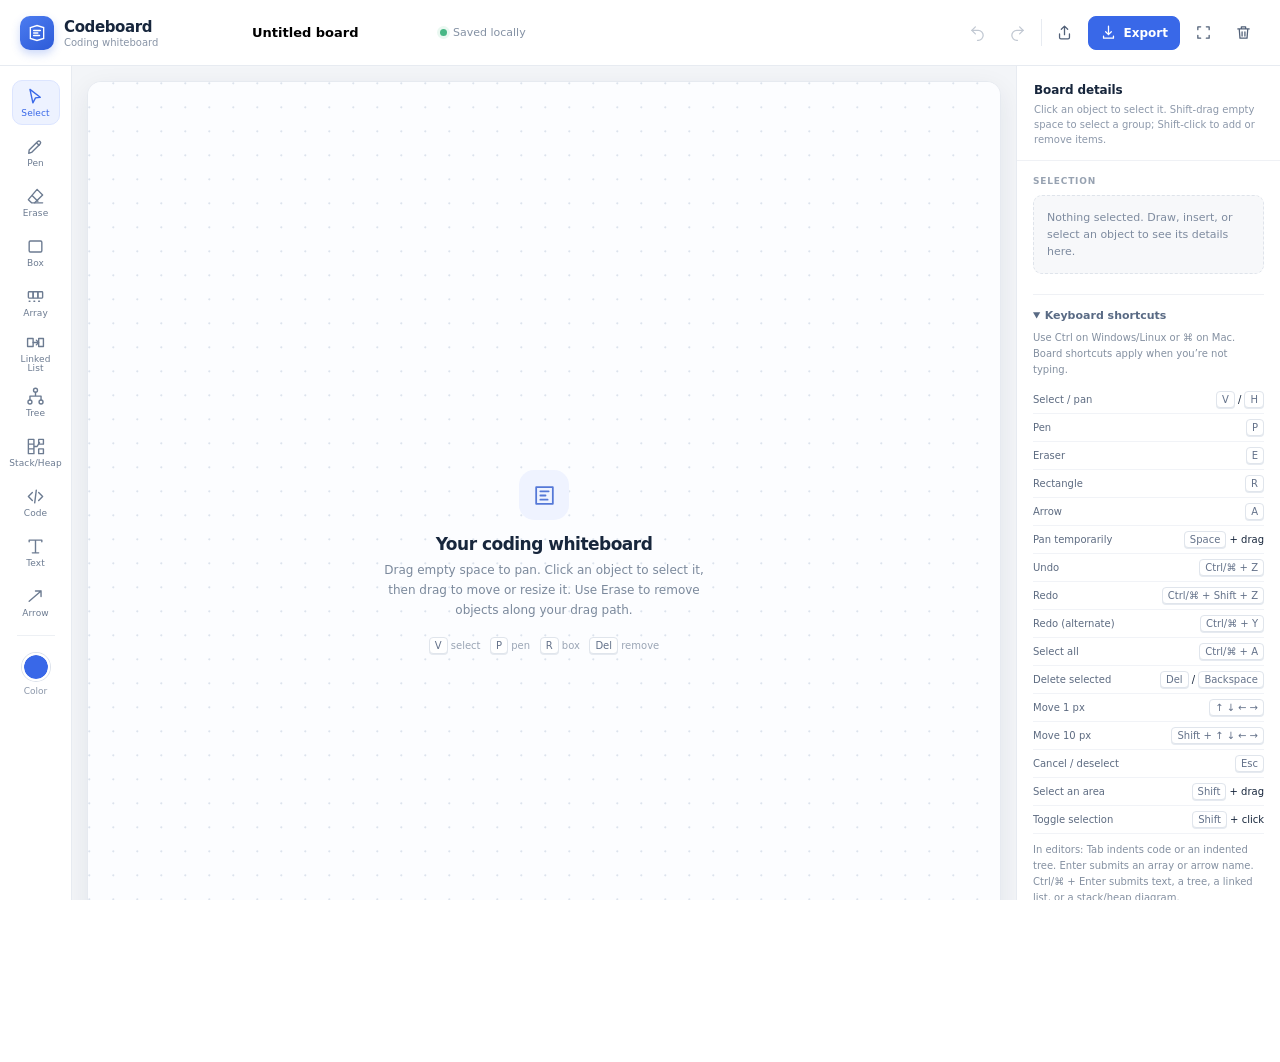
<file: board/index.html>
<!doctype html>
<html lang="en">
<head>
  <meta charset="utf-8">
  <meta name="viewport" content="width=device-width, initial-scale=1">
  <meta name="theme-color" content="#f3f5f8">
  <title>Codeboard - Coding Whiteboard</title>
  <style>
    :root {
      color-scheme: light;
      --ink: #17263c;
      --muted: #77859a;
      --line: #e7ebf1;
      --blue: #3968e8;
      --blue-dark: #244fc8;
      --panel: #fff;
      --canvas: #fcfdff;
      --shadow: 0 8px 26px rgba(28, 44, 70, .08);
      font-family: Inter, ui-sans-serif, system-ui, -apple-system, BlinkMacSystemFont, "Segoe UI", sans-serif;
    }
    * { box-sizing: border-box; }
    html, body { height: 100%; margin: 0; overflow: hidden; color: var(--ink); }
    button, input, textarea, select { font: inherit; }
    button { color: inherit; }
    #app { height: 100dvh; display: flex; flex-direction: column; min-width: 320px; background: #f3f5f8; }
    .topbar {
      height: 66px; flex: none; background: #fff; border-bottom: 1px solid var(--line);
      display: flex; align-items: center; gap: 18px; padding: 0 20px; z-index: 5;
    }
    .brand { display: flex; align-items: center; gap: 10px; min-width: 204px; }
    .brand-mark {
      width: 34px; height: 34px; border-radius: 10px; display: grid; place-items: center;
      color: #fff; background: linear-gradient(145deg, #4c7cf0, #2d5bd8);
      box-shadow: 0 4px 9px rgba(57,104,232,.25);
    }
    .brand-mark svg { width: 20px; height: 20px; }
    .brand-name { font-weight: 750; font-size: 15px; letter-spacing: -.025em; }
    .brand-sub { font-size: 10px; color: #8995a7; margin-top: 1px; }
    .board-title-wrap { display: flex; align-items: center; gap: 8px; min-width: 150px; }
    .title-input { border: 1px solid transparent; background: transparent; padding: 7px 9px; width: 180px; border-radius: 7px; font-size: 13px; font-weight: 650; }
    .title-input:hover, .title-input:focus { border-color: #e6ebf3; outline: none; background: #fbfcfe; }
    .save-state { display: flex; align-items: center; gap: 6px; color: #8491a4; font-size: 11px; white-space: nowrap; }
    .save-dot { width: 7px; height: 7px; border-radius: 50%; background: #47b785; box-shadow: 0 0 0 3px #eaf8f1; }
    .top-spacer { flex: 1; }
    .top-divider { width: 1px; height: 27px; background: var(--line); }
    .top-actions { display: flex; align-items: center; gap: 6px; }
    .icon-button, .small-button {
      border: 1px solid transparent; background: transparent; color: #526178; border-radius: 8px;
      height: 34px; min-width: 34px; display: inline-flex; align-items: center; justify-content: center; gap: 7px;
      cursor: pointer; transition: background .15s, border-color .15s, color .15s;
    }
    .icon-button:hover, .small-button:hover { background: #f3f6fb; border-color: #e7ebf2; color: var(--ink); }
    .icon-button:disabled { color: #c1c8d2; cursor: default; background: transparent; border-color: transparent; }
    .icon-button svg, .small-button svg { width: 17px; height: 17px; stroke: currentColor; fill: none; stroke-width: 1.8; stroke-linecap: round; stroke-linejoin: round; }
    .small-button { border-color: #e5eaf1; padding: 0 11px; font-size: 12px; font-weight: 600; background: #fff; }
    .primary-button { background: var(--blue); color: white; border-color: var(--blue); }
    .primary-button:hover { background: var(--blue-dark); border-color: var(--blue-dark); color: white; }
    .export-wrap { position: relative; }
    .export-menu {
      position: absolute; top: 42px; right: 0; width: 190px; background: #fff; border: 1px solid var(--line);
      border-radius: 11px; padding: 5px; box-shadow: 0 14px 34px rgba(20,37,65,.16); z-index: 20;
    }
    .export-menu button { border: 0; width: 100%; background: transparent; padding: 10px 10px; text-align: left; border-radius: 7px; cursor: pointer; font-size: 12px; color: #35455d; }
    .export-menu button:hover { background: #f3f6fb; }
    .workspace { flex: 1; min-height: 0; display: grid; grid-template-columns: 72px minmax(0, 1fr) 264px; }
    .left-rail { background: #fff; border-right: 1px solid var(--line); display: flex; flex-direction: column; align-items: center; padding: 14px 9px 10px; gap: 5px; z-index: 2; overflow-y: auto; }
    .left-rail > * { flex-shrink: 0; }
    .tool-button {
      width: 48px; height: 45px; border: 1px solid transparent; border-radius: 10px; background: transparent;
      color: #6c7b91; display: flex; flex-direction: column; align-items: center; justify-content: center; gap: 3px;
      cursor: pointer; position: relative; transition: .15s;
    }
    .tool-button svg { width: 19px; height: 19px; stroke: currentColor; fill: none; stroke-width: 1.75; stroke-linecap: round; stroke-linejoin: round; }
    .tool-button .tool-label { font-size: 9px; line-height: 1; letter-spacing: .01em; }
    .tool-button:hover { background: #f5f7fb; color: #314865; }
    .tool-button.active { color: var(--blue); background: #edf2ff; border-color: #dce5ff; }
    .rail-divider { height: 1px; width: 38px; background: #edf0f4; margin: 5px 0; }
    .color-picker-wrap { margin-top: 7px; display: flex; flex-direction: column; align-items: center; gap: 5px; color: #8a96a9; font-size: 9px; }
    .color-input { width: 28px; height: 28px; border: 2px solid #fff; border-radius: 50%; padding: 0; background: none; cursor: pointer; box-shadow: 0 0 0 1px #dce2eb; overflow: hidden; }
    .color-input::-webkit-color-swatch-wrapper { padding: 0; }
    .color-input::-webkit-color-swatch { border: 0; border-radius: 50%; }
    .canvas-stage { min-width: 0; min-height: 0; padding: 15px; position: relative; }
    .canvas-frame { height: 100%; width: 100%; overflow: hidden; border: 1px solid #e6eaf0; border-radius: 14px; background: var(--canvas); box-shadow: var(--shadow); position: relative; }
    #boardSvg { width: 100%; height: 100%; display: block; touch-action: none; user-select: none; }
    #boardSvg[data-tool="select"] { cursor: grab; }
    #boardSvg[data-tool="pen"], #boardSvg[data-tool="rect"], #boardSvg[data-tool="arrow"], #boardSvg[data-tool="erase"] { cursor: crosshair; }
    #boardSvg[data-tool="pan"] { cursor: grab; }
    #boardSvg[data-tool="place"] { cursor: crosshair; }
    .placement-hint { position: absolute; top: 14px; left: 50%; transform: translateX(-50%); display: flex; align-items: center; gap: 12px; padding: 9px 12px; border: 1px solid #cbd8fa; border-radius: 9px; background: #fff; box-shadow: var(--shadow); font-size: 11px; max-width: calc(100% - 20px); }
    .placement-hint button { border: 0; background: #edf2ff; color: #355dcc; border-radius: 5px; padding: 5px 8px; cursor: pointer; }
    #boardSvg[data-tool="pan"].dragging, #boardSvg[data-tool="select"].dragging { cursor: grabbing; }
    #boardSvg[data-tool="select"] .board-object { cursor: grab; }
    #boardSvg[data-tool="select"] .board-object:active { cursor: grabbing; }
    .code-controls:focus-visible, .array-controls:focus-visible, .arrow-controls:focus-visible, .tree-controls:focus-visible, .memory-controls:focus-visible, .linkedlist-controls:focus-visible { outline: none; }
    .code-controls:focus-visible rect, .array-controls:focus-visible rect, .arrow-controls:focus-visible rect, .tree-controls:focus-visible rect, .memory-controls:focus-visible rect, .linkedlist-controls:focus-visible rect { stroke: #a8c8ff; stroke-width: 2; }
    .empty-hint { pointer-events: none; position: absolute; inset: 0; display: grid; place-items: center; }
    .empty-card { text-align: center; width: min(400px, calc(100% - 40px)); padding: 25px 28px; margin-top: -4px; }
    .empty-icon { width: 50px; height: 50px; margin: 0 auto 14px; display: grid; place-items: center; border-radius: 15px; color: #5578d7; background: #eff3ff; }
    .empty-icon svg { width: 25px; height: 25px; stroke: currentColor; fill: none; stroke-width: 1.7; stroke-linecap: round; stroke-linejoin: round; }
    .empty-card h2 { margin: 0 0 7px; font-size: 17px; letter-spacing: -.03em; }
    .empty-card p { margin: 0 auto; max-width: 330px; color: #7b899c; font-size: 12px; line-height: 1.65; }
    .empty-shortcuts { margin-top: 16px; color: #9aa5b5; font-size: 10px; }
    kbd { display: inline-block; font: inherit; color: #64728a; background: #fff; border: 1px solid #e0e5ec; border-radius: 4px; padding: 2px 5px; box-shadow: 0 1px 0 #e6eaf0; }
    .zoom-controls { position: absolute; left: 29px; bottom: 28px; display: flex; align-items: center; background: #fff; border: 1px solid #e3e8ef; border-radius: 9px; box-shadow: 0 3px 9px rgba(22,39,68,.08); overflow: hidden; z-index: 1; }
    .zoom-controls button { width: 32px; height: 31px; display: grid; place-items: center; background: transparent; border: 0; color: #66758c; cursor: pointer; font-size: 17px; }
    .zoom-controls button:hover { background: #f4f6fa; }
    .zoom-value { min-width: 48px; text-align: center; color: #68768c; font-size: 10px; border-left: 1px solid #edf0f4; border-right: 1px solid #edf0f4; padding: 0 5px; }
    .canvas-tip { position: absolute; right: 29px; bottom: 32px; color: #a0aabc; font-size: 10px; pointer-events: none; }
    .inspector { background: #fff; border-left: 1px solid var(--line); min-width: 0; display: flex; flex-direction: column; z-index: 2; }
    .panel-head { padding: 17px 17px 13px; border-bottom: 1px solid #eff1f5; }
    .panel-head h2 { margin: 0; font-size: 12px; font-weight: 720; letter-spacing: -.01em; }
    .panel-head p { margin: 5px 0 0; font-size: 10px; line-height: 1.5; color: #8c98aa; }
    .inspector-content { padding: 15px 16px; overflow: auto; flex: 1; }
    .section-label { font-size: 9px; font-weight: 750; text-transform: uppercase; letter-spacing: .09em; color: #97a2b1; margin: 0 0 9px; }
    .selection-empty { background: #f7f8fa; border: 1px dashed #dfe4eb; border-radius: 9px; padding: 13px; color: #7e8b9f; font-size: 11px; line-height: 1.55; }
    .selection-card { border: 1px solid #e7ebf1; border-radius: 10px; overflow: hidden; margin-bottom: 17px; }
    .selection-type { padding: 10px 11px; background: #f8f9fb; border-bottom: 1px solid #ebeff4; display: flex; align-items: center; gap: 8px; font-size: 11px; font-weight: 650; }
    .type-pill { width: 23px; height: 23px; display: grid; place-items: center; border-radius: 7px; background: #eaf0ff; color: #4d70d4; font-size: 10px; font-weight: 750; }
    .selection-meta { padding: 10px 11px; color: #8490a1; font-size: 10px; line-height: 1.7; }
    .selection-actions { display: flex; gap: 6px; padding: 0 11px 11px; }
    .selection-actions button { flex: 1; border: 1px solid #e4e8ef; background: #fff; border-radius: 7px; min-height: 29px; color: #58677d; cursor: pointer; font-size: 10px; font-weight: 600; }
    .selection-actions button:hover { background: #f5f7fa; }
    .selection-actions .delete-selected { color: #c24d55; }
    .traversal-panel { position: absolute; top: 12px; right: 12px; z-index: 5; width: min(300px, calc(100% - 24px)); padding: 13px; border: 1px solid #dfe5ee; border-radius: 10px; background: #fff; box-shadow: 0 5px 20px #20314b14; font-size: 11px; color: #46566e; }
    .traversal-panel h3 { margin: 0 0 10px; font-size: 12px; overflow-wrap: anywhere; }
    .traversal-options { display: flex; gap: 8px; }
    .traversal-options label { flex: 1; min-width: 0; }
    .traversal-options select { display: block; width: 100%; margin-top: 5px; padding: 6px 3px; border: 1px solid #dfe5ee; border-radius: 5px; background: #fff; color: #263850; font-size: 11px; }
    .traversal-buttons { display: flex; gap: 5px; margin-top: 10px; }
    .traversal-buttons button { flex: 1; padding: 7px 2px; border: 1px solid #dfe5ee; border-radius: 5px; background: #f5f8ff; color: #355dcc; cursor: pointer; font-size: 11px; }
    .traversal-buttons button:disabled { opacity: .4; cursor: default; }
    .traversal-help, .traversal-status { margin: 9px 0 0; line-height: 1.5; }
    .traversal-output { margin-top: 7px; max-height: 72px; overflow: auto; overflow-wrap: anywhere; font: 11px/1.7 ui-monospace, monospace; }
    .layer-section { margin-top: 20px; }
    .shortcuts-section { margin-top: 20px; border-top: 1px solid #eff1f5; padding-top: 14px; }
    .shortcuts-section summary { cursor: pointer; color: #596a84; font-size: 11px; font-weight: 700; }
    .shortcuts-help { margin: 8px 0; color: #8490a1; font-size: 10px; line-height: 1.6; }
    .shortcut-list { margin: 0; font-size: 10px; }
    .shortcut-list > div { display: flex; justify-content: space-between; align-items: center; gap: 8px; padding: 5px 0; border-bottom: 1px solid #f1f3f7; }
    .shortcut-list dt { color: #5d6b81; }
    .shortcut-list dd { margin: 0; flex-shrink: 0; text-align: right; }
    .layers { display: flex; flex-direction: column; gap: 3px; }
    .layer-row { display: flex; align-items: center; gap: 8px; padding: 8px 9px; border: 1px solid transparent; border-radius: 7px; color: #5d6b81; font-size: 10px; cursor: pointer; min-width: 0; }
    .layer-row:hover { background: #f7f8fa; }
    .layer-row.selected { background: #eef3ff; border-color: #dfe8ff; color: #355dcc; }
    .layer-icon { width: 20px; height: 20px; border-radius: 6px; display: grid; place-items: center; background: #f0f2f6; font-size: 9px; font-weight: 750; flex: none; }
    .layer-name { overflow: hidden; text-overflow: ellipsis; white-space: nowrap; }
    .layer-empty { color: #9aa5b3; font-size: 10px; padding: 5px 2px; }
    .quickstart { border-top: 1px solid #eff1f5; padding: 14px 16px 16px; }
    .quickstart-title { font-size: 10px; font-weight: 700; margin-bottom: 8px; }
    .quickstart button { width: 100%; border: 1px solid #e4e9f1; background: #fff; color: #516178; text-align: left; border-radius: 8px; padding: 9px 10px; font-size: 10px; font-weight: 600; cursor: pointer; }
    .quickstart button:hover { border-color: #cbd8fa; background: #f8faff; color: #385fcb; }
    .modal-backdrop { position: fixed; inset: 0; z-index: 30; background: rgba(18,30,49,.32); backdrop-filter: blur(3px); display: grid; place-items: center; padding: 18px; }
    .modal-backdrop[hidden], [hidden] { display: none !important; }
    .modal { width: min(590px, 100%); background: #fff; border-radius: 14px; box-shadow: 0 24px 65px rgba(13,28,51,.25); overflow: hidden; }
    .modal-header { padding: 18px 20px 14px; border-bottom: 1px solid #edf0f4; display: flex; align-items: flex-start; justify-content: space-between; gap: 12px; }
    .modal-header h2 { font-size: 15px; margin: 0; letter-spacing: -.02em; }
    .modal-header p { margin: 5px 0 0; color: #818da0; font-size: 11px; line-height: 1.5; }
    .modal-close { border: 0; background: transparent; color: #8490a1; cursor: pointer; font-size: 20px; line-height: 1; padding: 1px 3px; }
    .modal-body { padding: 17px 20px 19px; }
    .memory-editors { display: grid; grid-template-columns: 1fr 1fr; gap: 12px; }
    .memory-editors textarea { min-height: 170px; resize: vertical; font: 11px/1.6 ui-monospace, monospace; }
    #memoryPanel { max-height: 60vh; overflow-y: auto; }
    @media (max-width: 520px) { .memory-editors { grid-template-columns: 1fr; } }
    .field-label { display: block; margin: 0 0 7px; color: #46566e; font-size: 11px; font-weight: 650; }
    .field-help { color: #8b97a8; font-size: 10px; line-height: 1.5; margin-top: 7px; }
    .modal-input, .code-editor { width: 100%; border: 1px solid #dfe5ee; border-radius: 8px; outline: none; padding: 11px 12px; color: #263850; font-size: 13px; background: #fcfdff; }
    .modal-input:focus, .code-editor:focus { border-color: #809cf0; box-shadow: 0 0 0 3px #edf2ff; }
    .code-editor { min-height: 252px; resize: vertical; background: #101a2b; color: #e4ebf6; border-color: #243149; font: 12px/1.65 ui-monospace, SFMono-Regular, Menlo, Consolas, monospace; tab-size: 4; }
    .code-editor:focus { border-color: #6c8ce9; box-shadow: 0 0 0 3px #eaf0ff; }
    .modal-footer { display: flex; justify-content: flex-end; gap: 8px; padding: 12px 20px; background: #fafbfc; border-top: 1px solid #edf0f4; }
    .modal-footer button { height: 33px; border-radius: 7px; padding: 0 13px; cursor: pointer; font-size: 11px; font-weight: 650; border: 1px solid #dfe5ee; background: #fff; color: #5e6d83; }
    .modal-footer .modal-submit { color: #fff; border-color: var(--blue); background: var(--blue); }
    .modal-footer .modal-submit:hover { background: var(--blue-dark); }
    .toast { position: fixed; z-index: 45; bottom: 22px; left: 50%; transform: translate(-50%, 12px); opacity: 0; pointer-events: none; background: #20314b; color: #fff; border-radius: 8px; padding: 10px 14px; font-size: 11px; box-shadow: 0 9px 24px rgba(13,28,51,.22); transition: .22s; }
    .toast.show { transform: translate(-50%, 0); opacity: 1; }
    @media (max-width: 1080px) { .workspace { grid-template-columns: 68px minmax(0,1fr) 228px; } .brand { min-width: 165px; } .title-input { width: 150px; } }
    @media (max-width: 820px) {
      .workspace { grid-template-columns: 58px minmax(0,1fr); }
      .left-rail { padding-left: 5px; padding-right: 5px; }
      .tool-button { width: 44px; }
      .inspector { display: none; }
      .brand { min-width: 40px; }
      .brand-copy { display: none; }
      .topbar { gap: 9px; padding: 0 11px; }
      .title-input { width: 120px; }
      .save-state { display: none; }
      .canvas-stage { padding: 8px; }
      .zoom-controls { left: 18px; bottom: 19px; }
      .canvas-tip { display: none; }
    }
    @media (max-width: 520px) {
      .topbar { height: 58px; }
      .top-divider, #fullscreenButton, #importButton { display: none; }
      .top-actions { gap: 2px; }
      .small-button { padding: 0 8px; }
      .small-button .button-long { display: none; }
      .board-title-wrap { min-width: 0; }
      .title-input { width: 112px; }
      .empty-card { padding: 18px; }
    }
  </style>
</head>
<body>
<div id="app">
  <header class="topbar">
    <div class="brand">
      <div class="brand-mark" aria-hidden="true"><svg viewBox="0 0 24 24"><path d="M4 5.5 12 3l8 2.5v13L12 21l-8-2.5z" fill="none" stroke="currentColor" stroke-width="1.6"/><path d="M8 9h8M8 12h5M8 15h7" stroke="currentColor" stroke-width="1.7" stroke-linecap="round"/></svg></div>
      <div class="brand-copy"><div class="brand-name">Codeboard</div><div class="brand-sub">Coding whiteboard</div></div>
    </div>
    <div class="board-title-wrap"><input id="boardTitle" class="title-input" aria-label="Board title" value="Untitled board" maxlength="48"></div>
    <div class="save-state"><span class="save-dot"></span><span id="saveStatus">Saved locally</span></div>
    <div class="top-spacer"></div>
    <div class="top-actions">
      <button class="icon-button" id="undoButton" title="Undo (Ctrl/Cmd+Z)" aria-label="Undo"><svg viewBox="0 0 24 24"><path d="M9 14 4 9l5-5"/><path d="M4 9h9a7 7 0 0 1 0 14h-1"/></svg></button>
      <button class="icon-button" id="redoButton" title="Redo (Ctrl/Cmd+Shift+Z)" aria-label="Redo"><svg viewBox="0 0 24 24"><path d="m15 14 5-5-5-5"/><path d="M20 9h-9a7 7 0 0 0 0 14h1"/></svg></button>
      <div class="top-divider"></div>
      <button class="icon-button" id="importButton" title="Import a Codeboard file" aria-label="Import board"><svg viewBox="0 0 24 24"><path d="M12 15V3m0 0L7.5 7.5M12 3l4.5 4.5"/><path d="M5 14v5a2 2 0 0 0 2 2h10a2 2 0 0 0 2-2v-5"/></svg></button>
      <input id="importFile" type="file" accept="application/json,.json" hidden>
      <div class="export-wrap">
        <button class="small-button primary-button" id="exportButton"><svg viewBox="0 0 24 24"><path d="M12 3v12m0 0 4-4m-4 4-4-4"/><path d="M5 17v3h14v-3"/></svg><span>Export</span></button>
        <div id="exportMenu" class="export-menu" hidden>
          <button data-export="png">Download as PNG</button>
          <button data-export="svg">Download as SVG</button>
          <button data-export="json">Download editable board</button>
        </div>
      </div>
      <button class="icon-button" id="fullscreenButton" title="Full screen" aria-label="Full screen"><svg viewBox="0 0 24 24"><path d="M8 4H4v4M16 4h4v4M4 16v4h4m12-4v4h-4"/></svg></button>
      <button class="icon-button" id="clearButton" title="Clear board" aria-label="Clear board"><svg viewBox="0 0 24 24"><path d="M4 7h16M10 11v6m4-6v6M6 7l1 13h10l1-13M9 7V4h6v3"/></svg></button>
    </div>
  </header>

  <main class="workspace">
    <nav class="left-rail" aria-label="Whiteboard tools">
      <button class="tool-button active" data-tool="select" title="Select and pan (V or H); Shift-drag empty space to select a group" aria-pressed="true"><svg viewBox="0 0 24 24"><path d="m5 3 13 10-6 .8-3.3 6.2L5 3Z"/></svg><span class="tool-label">Select</span></button>
      <button class="tool-button" data-tool="pen" title="Pen (P)" aria-pressed="false"><svg viewBox="0 0 24 24"><path d="m4 16.5 10.8-10.8a2.1 2.1 0 0 1 3 3L7 19.5 3.5 20.5z"/><path d="m13.5 7.5 3 3"/></svg><span class="tool-label">Pen</span></button>
      <button class="tool-button" data-tool="erase" title="Erase (E); drag across objects to delete them. Ctrl/Cmd+Z undoes the stroke." aria-pressed="false"><svg viewBox="0 0 24 24"><path d="m14 3 7 7-10 10H7l-4-4L14 3Z"/><path d="m8 11 7 7M11 20h10"/></svg><span class="tool-label">Erase</span></button>
      <button class="tool-button" data-tool="rect" title="Rectangle (R); drag on the board" aria-pressed="false"><svg viewBox="0 0 24 24"><rect x="4" y="5" width="16" height="14" rx="1.5"/></svg><span class="tool-label">Box</span></button>
      <button class="tool-button" data-tool="array" title="Insert an array or list" aria-pressed="false"><svg viewBox="0 0 24 24"><rect x="3" y="6" width="6" height="8" rx="1"/><rect x="9" y="6" width="6" height="8"/><rect x="15" y="6" width="6" height="8" rx="1"/><path d="M4 18h1m5 0h1m5 0h1"/></svg><span class="tool-label">Array</span></button>
      <button class="tool-button" data-tool="linkedlist" title="Create a linked list" aria-pressed="false"><svg viewBox="0 0 24 24"><rect x="2" y="7" width="7" height="10"/><rect x="16" y="7" width="6" height="10"/><path d="M9 12h7m-3-3 3 3-3 3"/></svg><span class="tool-label">Linked List</span></button>
      <button class="tool-button" data-tool="tree" title="Add a tree" aria-pressed="false"><svg viewBox="0 0 24 24"><circle cx="12" cy="4" r="2.5"/><circle cx="5" cy="19" r="2.5"/><circle cx="19" cy="19" r="2.5"/><path d="M12 6.5v5M5 16.5v-5h14v5"/></svg><span class="tool-label">Tree</span></button>
      <button class="tool-button" data-tool="memory" title="Create a stack and heap diagram" aria-pressed="false"><svg viewBox="0 0 24 24"><path d="M3 3h7v18H3zM3 9h7M3 15h7M10 12h4l3-5"/><rect x="16" y="3" width="6" height="6"/><rect x="16" y="15" width="6" height="6"/></svg><span class="tool-label">Stack/Heap</span></button>
      <button class="tool-button" data-tool="code" title="Add a code block" aria-pressed="false"><svg viewBox="0 0 24 24"><path d="m8 7-5 5 5 5M16 7l5 5-5 5m-3-13-2 16"/></svg><span class="tool-label">Code</span></button>
      <button class="tool-button" data-tool="text" title="Add a text note" aria-pressed="false"><svg viewBox="0 0 24 24"><path d="M4 6V4h16v2M12 4v16m-4 0h8"/></svg><span class="tool-label">Text</span></button>
      <button class="tool-button" data-tool="arrow" title="Arrow connector (A); drag to draw" aria-pressed="false"><svg viewBox="0 0 24 24"><path d="M4 18 19 5m-7 0h7v7"/></svg><span class="tool-label">Arrow</span></button>
      <div class="rail-divider"></div>
      <div class="color-picker-wrap"><input id="strokeColor" class="color-input" type="color" value="#3968e8" aria-label="Drawing color"><span>Color</span></div>
    </nav>

    <section class="canvas-stage" aria-label="Whiteboard canvas">
      <div class="canvas-frame" id="canvasFrame">
        <svg id="boardSvg" data-tool="select" xmlns="http://www.w3.org/2000/svg" aria-label="Interactive whiteboard">
          <defs>
            <pattern id="dotGrid" width="24" height="24" patternUnits="userSpaceOnUse"><circle cx="1.3" cy="1.3" r="1.1" fill="#dce3ed"/></pattern>
            <marker id="arrowHead" markerWidth="9" markerHeight="9" refX="7" refY="4.5" orient="auto" markerUnits="strokeWidth"><path d="M0 0 9 4.5 0 9z" fill="#3968e8"/></marker>
            <marker id="exportArrowHead" markerWidth="9" markerHeight="9" refX="7" refY="4.5" orient="auto" markerUnits="strokeWidth"><path d="M0 0 9 4.5 0 9z" fill="#3968e8"/></marker>
          </defs>
          <rect id="canvasBg" x="0" y="0" width="100%" height="100%" fill="#fcfdff"/>
          <g id="world">
            <rect x="-10000" y="-10000" width="20000" height="20000" fill="url(#dotGrid)" pointer-events="none"/>
            <g id="objects"></g>
            <g id="previewLayer" pointer-events="none"></g>
          </g>
        </svg>
        <div id="placementHint" class="placement-hint" role="status" hidden><span>Click to place · Esc to cancel</span><button id="cancelPlacement">Cancel</button></div>
        <section id="traversalPanel" class="traversal-panel" aria-label="Tree traversal" hidden>
          <h3 id="traversalTitle">Tree traversal</h3>
          <div class="traversal-options">
            <label>Traversal<select id="traversalMode"><option value="preorder">Preorder</option><option id="traversalInorder" value="inorder">Inorder</option><option value="postorder">Postorder</option><option value="levelorder">Level order (BFS)</option></select></label>
            <label>Speed<select id="traversalSpeed"><option value="1600">Slow</option><option value="800" selected>Normal</option><option value="350">Fast</option></select></label>
          </div>
          <p id="traversalHelp" class="traversal-help"></p>
          <div class="traversal-buttons"><button id="traversalBack" aria-label="Previous traversal step">Back</button><button id="traversalPlay">Play</button><button id="traversalNext" aria-label="Next traversal step">Next</button><button id="traversalReset">Reset</button></div>
          <p id="traversalStatus" class="traversal-status" role="status" aria-live="polite"></p>
          <div id="traversalOutput" class="traversal-output" aria-label="Visited nodes in order"></div>
          <p class="traversal-help">Orange: current · Green: visited</p>
        </section>
        <div id="emptyHint" class="empty-hint">
          <div class="empty-card">
            <div class="empty-icon"><svg viewBox="0 0 24 24"><path d="M4 4h16v16H4z"/><path d="M8 8h8M8 12h5M8 16h7"/></svg></div>
            <h2>Your coding whiteboard</h2>
            <p>Drag empty space to pan. Click an object to select it, then drag to move or resize it. Use Erase to remove objects along your drag path.</p>
            <div class="empty-shortcuts"><kbd>V</kbd> select &nbsp; <kbd>P</kbd> pen &nbsp; <kbd>R</kbd> box &nbsp; <kbd>Del</kbd> remove</div>
          </div>
        </div>
      </div>
      <div class="zoom-controls" aria-label="Zoom controls">
        <button id="zoomOut" title="Zoom out" aria-label="Zoom out">−</button><span id="zoomValue" class="zoom-value">100%</span><button id="zoomIn" title="Zoom in" aria-label="Zoom in">+</button>
        <button id="fitBoard" title="Reset view" aria-label="Reset view" style="font-size:13px;border-left:1px solid #edf0f4">↗</button>
      </div>
      <div class="canvas-tip">E to erase · Ctrl/Cmd+Z to undo · Shift-drag to select</div>
    </section>

    <aside class="inspector">
      <div class="panel-head"><h2>Board details</h2><p>Click an object to select it. Shift-drag empty space to select a group; Shift-click to add or remove items.</p></div>
      <div class="inspector-content">
        <div class="section-label">Selection</div>
        <div id="selectionInfo" class="selection-empty">Nothing selected. Draw, insert, or select an object to see its details here.</div>
        <details class="shortcuts-section" open>
          <summary>Keyboard shortcuts</summary>
          <p class="shortcuts-help">Use Ctrl on Windows/Linux or ⌘ on Mac. Board shortcuts apply when you’re not typing.</p>
          <dl class="shortcut-list">
            <div><dt>Select / pan</dt><dd><kbd>V</kbd> / <kbd>H</kbd></dd></div>
            <div><dt>Pen</dt><dd><kbd>P</kbd></dd></div>
            <div><dt>Eraser</dt><dd><kbd>E</kbd></dd></div>
            <div><dt>Rectangle</dt><dd><kbd>R</kbd></dd></div>
            <div><dt>Arrow</dt><dd><kbd>A</kbd></dd></div>
            <div><dt>Pan temporarily</dt><dd><kbd>Space</kbd> + drag</dd></div>
            <div><dt>Undo</dt><dd><kbd>Ctrl/⌘ + Z</kbd></dd></div>
            <div><dt>Redo</dt><dd><kbd>Ctrl/⌘ + Shift + Z</kbd></dd></div>
            <div><dt>Redo (alternate)</dt><dd><kbd>Ctrl/⌘ + Y</kbd></dd></div>
            <div><dt>Select all</dt><dd><kbd>Ctrl/⌘ + A</kbd></dd></div>
            <div><dt>Delete selected</dt><dd><kbd>Del</kbd> / <kbd>Backspace</kbd></dd></div>
            <div><dt>Move 1 px</dt><dd><kbd>↑ ↓ ← →</kbd></dd></div>
            <div><dt>Move 10 px</dt><dd><kbd>Shift + ↑ ↓ ← →</kbd></dd></div>
            <div><dt>Cancel / deselect</dt><dd><kbd>Esc</kbd></dd></div>
            <div><dt>Select an area</dt><dd><kbd>Shift</kbd> + drag</dd></div>
            <div><dt>Toggle selection</dt><dd><kbd>Shift</kbd> + click</dd></div>
          </dl>
          <p class="shortcuts-help">In editors: Tab indents code or an indented tree. Enter submits an array or arrow name. Ctrl/⌘ + Enter submits text, a tree, a linked list, or a stack/heap diagram.</p>
        </details>
        <div class="layer-section">
          <div class="section-label">Layers <span id="layerCount" style="font-weight:500;letter-spacing:0;text-transform:none"></span></div>
          <div id="layers" class="layers"><div class="layer-empty">Your board is empty.</div></div>
        </div>
      </div>
      <div class="quickstart"><div class="quickstart-title">Need a starting point?</div><button id="demoButton">Load a small array loop example →</button></div>
    </aside>
  </main>
</div>

<div id="modalBackdrop" class="modal-backdrop" hidden>
  <section class="modal" role="dialog" aria-modal="true" aria-labelledby="modalTitle">
    <div class="modal-header"><div><h2 id="modalTitle">Insert object</h2><p id="modalDescription"></p></div><button id="modalClose" class="modal-close" aria-label="Close">×</button></div>
    <div class="modal-body">
      <div id="arrayPanel" hidden><label class="field-label" for="arrayNameInput">Array name</label><input id="arrayNameInput" class="modal-input" placeholder="arr" maxlength="48" autocomplete="off" style="margin-bottom:14px"><label class="field-label" for="arrayInput">Numbers, separated by commas or spaces</label><input id="arrayInput" class="modal-input" placeholder="4, 7, 2, 9" autocomplete="off"><div class="field-help">The name appears above the array and moves with it. Up to 30 values.</div></div>
      <div id="codePanel" hidden><label class="field-label" for="codeLanguage">Language</label><select id="codeLanguage" class="modal-input" style="margin-bottom:14px"><option value="javascript">JavaScript</option><option value="python">Python</option></select><label class="field-label" for="codeInput">Code block</label><textarea id="codeInput" class="code-editor" spellcheck="false"></textarea><div id="codeHelp" class="field-help"></div></div>
      <div id="textPanel" hidden><label class="field-label" for="textInput">Text note</label><textarea id="textInput" class="modal-input" rows="4" placeholder="Write a short explanation…" style="resize:vertical"></textarea><div class="field-help">Use this for labels, questions, or quick explanations.</div></div>
      <div id="arrowPanel" hidden><label class="field-label" for="arrowNameInput">Arrow name</label><input id="arrowNameInput" class="modal-input" placeholder="e.g. next, current, points to" maxlength="48" autocomplete="off"><div class="field-help">The name appears beside the arrow and moves with it. Leave it blank to remove the label.</div></div>
      <div id="linkedlistPanel" hidden>
        <label class="field-label" for="linkedlistNameInput">List name</label><input id="linkedlistNameInput" class="modal-input" maxlength="48" style="margin-bottom:14px">
        <label class="field-label" for="linkedlistKind">List type</label><select id="linkedlistKind" class="modal-input" style="margin-bottom:14px"><option value="singly">Singly linked</option><option value="doubly">Doubly linked</option><option value="circular">Circular (singly linked)</option></select>
        <label class="field-label" for="linkedlistInput">Node values, in order</label><textarea id="linkedlistInput" class="modal-input" rows="3" spellcheck="false" aria-describedby="linkedlistHelp" style="resize:vertical;font-family:ui-monospace,monospace"></textarea>
        <div id="linkedlistHelp" class="field-help">Enter <strong>10, 20, 30</strong> or a JSON array such as <strong>["A", "B", "C"]</strong>. Boxes, head/tail labels, next/prev arrows, and null ends are drawn automatically. Circular lists connect the tail back to the head. Use <strong>[]</strong> for an empty list. Up to 20 nodes, with 32 characters per value. Ctrl/⌘ + Enter submits.</div>
        <div id="linkedlistError" class="field-help" role="alert" style="color:#b33d49" hidden></div>
      </div>
      <div id="memoryPanel" hidden>
        <label class="field-label" for="memoryNameInput">Diagram name</label><input id="memoryNameInput" class="modal-input" maxlength="48" style="margin-bottom:12px">
        <label class="field-label" for="memoryExample">Start from an example</label><select id="memoryExample" class="modal-input" style="margin-bottom:14px"><option value="">Choose an example…</option value="shared">Shared array</option><option value="linked">Linked nodes</option><option value="calls">Function call frames</option></select>
        <div class="memory-editors">
          <div><label class="field-label" for="memoryStackInput">Stack · variables and frames</label><textarea id="memoryStackInput" class="modal-input" rows="8" spellcheck="false" aria-describedby="memoryHelp"></textarea></div>
          <div><label class="field-label" for="memoryHeapInput">Heap · named objects</label><textarea id="memoryHeapInput" class="modal-input" rows="8" spellcheck="false" aria-describedby="memoryHelp"></textarea></div>
        </div>
        <div class="field-help">Add <strong>return = 13</strong> inside a stack frame for a highlighted return-value box. Use <strong>return = @numbers</strong> to return a reference.</div>
        <div id="memoryHelp" class="field-help">One assignment per line: <strong>count = 3</strong> or <strong>items = @numbers</strong>. Add a frame with <strong>[main]</strong>. On the heap, use JSON: <strong>numbers = [1, 2, 3]</strong> or <strong>node = {"value": 1, "next": "@other"}</strong>. Every @name draws an arrow to that heap object. Quote strings; use null for no reference. Put nested objects on separate lines and connect them with @name. Frame order is top to bottom as entered. This is a diagram you describe, not a live view of program memory.</div>
        <div id="memoryError" class="field-help" role="alert" style="color:#b33d49" hidden></div>
      </div>
      <div id="treePanel" hidden>
        <label class="field-label" for="treeNameInput">Tree name</label><input id="treeNameInput" class="modal-input" placeholder="tree" maxlength="48" autocomplete="off" style="margin-bottom:14px">
        <label class="field-label" for="treeFormat">Input format</label><select id="treeFormat" class="modal-input" style="margin-bottom:14px"><option value="binary">Binary tree · level order</option><option value="indented">General tree · indented text</option></select>
        <label class="field-label" for="treeInput">Nodes</label><textarea id="treeInput" class="modal-input" rows="7" spellcheck="false" style="resize:vertical;font-family:ui-monospace,monospace;tab-size:2"></textarea>
        <div id="treeHelp" class="field-help"></div><div id="treeError" class="field-help" role="alert" style="color:#b33d49" hidden></div>
      </div>
    </div>
    <div class="modal-footer"><button id="modalCancel">Cancel</button><button id="modalSubmit" class="modal-submit">Add to board</button></div>
  </section>
</div>
<div id="toast" class="toast" role="status" aria-live="polite"></div>

<script>
(() => {
  'use strict';
  const STORE_KEY = 'codeboard-whiteboard-v1';
  const svg = document.getElementById('boardSvg');
  const world = document.getElementById('world');
  const objectsLayer = document.getElementById('objects');
  const previewLayer = document.getElementById('previewLayer');
  const frame = document.getElementById('canvasFrame');
  const titleInput = document.getElementById('boardTitle');
  const selectionInfo = document.getElementById('selectionInfo');
  const layers = document.getElementById('layers');
  const emptyHint = document.getElementById('emptyHint');
  const saveStatus = document.getElementById('saveStatus');
  const colorInput = document.getElementById('strokeColor');
  const modalBackdrop = document.getElementById('modalBackdrop');
  const arrayInput = document.getElementById('arrayInput');
  const arrayNameInput = document.getElementById('arrayNameInput');
  const arrowNameInput = document.getElementById('arrowNameInput');
  const treeNameInput = document.getElementById('treeNameInput');
  const treeFormat = document.getElementById('treeFormat');
  const treeInput = document.getElementById('treeInput');
  const memoryStackInput = document.getElementById('memoryStackInput');
  const memoryHeapInput = document.getElementById('memoryHeapInput');
  const memoryNameInput = document.getElementById('memoryNameInput');
  const linkedlistInput = document.getElementById('linkedlistInput');
  const linkedlistNameInput = document.getElementById('linkedlistNameInput');
  const linkedlistKind = document.getElementById('linkedlistKind');
  const codeInput = document.getElementById('codeInput');
  const codeLanguage = document.getElementById('codeLanguage');
  const textInput = document.getElementById('textInput');
  const exportMenu = document.getElementById('exportMenu');
  const NS = 'http://www.w3.org/2000/svg';
  const defaultState = { title: 'Untitled board', objects: [], view: { x: 0, y: 0, zoom: 1 } };
  let state = readSavedState();
  let selectedIds = new Set();
  let pendingObject = null;
  let activeTool = 'select';
  let pointerAction = null;
  let modalMode = null;
  let modalEditId = null;
  let history = [];
  let historyIndex = -1;
  let saveTimer = 0;
  let toastTimer = 0;
  let spaceHeld = false;
  const codeRuns = new Map();
  let traversal = null;
  let traversalTimer = 0;
  const PYODIDE_URL = 'https://cdn.jsdelivr.net/pyodide/v314.0.7/full/';
  const CODE_SAMPLES = {
    javascript: 'const numbers = [4, 7, 2, 9];\nfor (let i = 0; i < numbers.length; i++) {\n    console.log(numbers[i]);\n}',
    python: 'numbers = [4, 7, 2, 9]\nfor number in numbers:\n    print(number)'
  };
  function languageOf(obj) { return obj.language === 'python' ? 'python' : 'javascript'; }
  function updateCodeHelp() {
    document.getElementById('codeHelp').textContent = codeLanguage.value === 'python'
      ? 'Python: use print() for output. Tab and Enter after : indent by four spaces. The first run downloads the Python runtime (internet required). Execution has a 3-second limit after loading. Interactive input() is not supported.'
      : 'JavaScript: console.log() and return values appear below the block. Use await for asynchronous work. Tab indents by four spaces. Each run has a 3-second limit and no access to the page DOM.';
  }
  const MONO_STYLE = 'white-space: pre; font-family: ui-monospace, SFMono-Regular, Menlo, Consolas, monospace';

  function readSavedState() {
    try {
      const raw = localStorage.getItem(STORE_KEY);
      if (!raw) return structuredClone(defaultState);
      const parsed = JSON.parse(raw);
      if (!Array.isArray(parsed.objects)) return structuredClone(defaultState);
      return { ...defaultState, ...parsed, view: { ...defaultState.view, ...(parsed.view || {}) } };
    } catch { return structuredClone(defaultState); }
  }
  function clone(value) { return JSON.parse(JSON.stringify(value)); }
  function newId() { return globalThis.crypto?.randomUUID?.() || `obj-${Date.now()}-${Math.random().toString(16).slice(2)}`; }
  function el(name, attrs = {}, parent = null) {
    const node = document.createElementNS(NS, name);
    for (const [key, value] of Object.entries(attrs)) {
      if (value !== undefined && value !== null) node.setAttribute(key, String(value));
    }
    if (parent) parent.appendChild(node);
    return node;
  }
  function svgText(parent, x, y, text, attrs = {}) {
    const node = el('text', { x, y, ...attrs }, parent);
    node.textContent = text;
    return node;
  }
  function getObject(id) { return state.objects.find(obj => obj.id === id); }
  function currentColor() { return colorInput.value || '#3968e8'; }
  function parseLinkedList(source, kind) {
    if (!['singly', 'doubly', 'circular'].includes(kind)) throw new Error('Choose a supported list type.');
    if (source.length > 4000) throw new Error('Use up to 20 nodes, with 32 characters per value.');
    const raw = source.trim(); let values;
    if (!raw) throw new Error('Enter node values, or [] for an empty list.');
    if (raw.startsWith('[')) {
      try { values = JSON.parse(raw); }
      catch { throw new Error('Use a valid JSON array, for example [10, 20, 30] or ["A", "B"].'); }
    } else {
      values = raw.split(',').map(part => {
        const value = part.trim();
        if (!value) throw new Error('A node is missing a value. Remove extra commas or use "" for an empty string.');
        try { return JSON.parse(value); } catch { return value; }
      });
    }
    if (!Array.isArray(values) || values.length > 20) throw new Error('Use an array of up to 20 node values.');
    for (const value of values) {
      if (value !== null && !['string', 'number', 'boolean'].includes(typeof value)) throw new Error('Each node must contain text, a number, true/false, or null.');
      if (typeof value === 'number' && !Number.isFinite(value)) throw new Error('Use finite numbers for node values.');
      if (Array.from(String(value)).length > 32 || /[\r\n\t]/.test(String(value))) throw new Error('Keep each value on one line, with at most 32 characters.');
    }
    return values;
  }
  function linkedListLayout(obj) {
    const doubly = obj.listKind === 'doubly';
    const dataWidth = Math.max(60, ...obj.values.map(value => memoryTextWidth(String(value)) * 1.2 + 24));
    const nodeWidth = dataWidth + (doubly ? 68 : 34), startX = doubly ? 64 : 16;
    const positions = obj.values.map((value, index) => ({ x: startX + index * (nodeWidth + 68), y: 70 }));
    const end = positions.length ? positions.at(-1).x + nodeWidth : 150;
    return { dataWidth, nodeWidth, positions, end, w: Math.max(end + 100, memoryTextWidth(`${obj.label || 'list'} · doubly linked`) + 24), h: obj.listKind === 'circular' && positions.length ? 220 : 190 };
  }
  function renderLinkedList(obj, g) {
    const layout = linkedListLayout(obj), color = obj.color || '#3968e8', doubly = obj.listKind === 'doubly';
    svgText(g, 0, 14, `${obj.label || 'list'} · ${{ singly: 'singly linked', doubly: 'doubly linked', circular: 'circular' }[obj.listKind]}`, { 'font-size': 12, 'font-weight': 700, fill: '#596a84', style: MONO_STYLE });
    function arrow(path, x, y, direction, backward = false) {
      const stroke = backward ? '#33866e' : color;
      el('path', { class: 'linkedlist-link', d: path, fill: 'none', stroke, 'stroke-width': 1.8, 'stroke-linejoin': 'round' }, g);
      const points = direction === 'down' ? `${x},${y} ${x - 4},${y - 8} ${x + 4},${y - 8}` : `${x},${y} ${x + (direction === 'left' ? 8 : -8)},${y - 4} ${x + (direction === 'left' ? 8 : -8)},${y + 4}`;
      el('polygon', { points, fill: stroke }, g);
    }
    if (!obj.values.length) {
      svgText(g, 16, 90, 'head', { 'font-size': 12, fill: color, style: MONO_STYLE });
      arrow('M 58 86 H 106', 106, 86, 'right');
      svgText(g, 116, 90, 'null', { 'font-size': 13, fill: '#8490a1', style: MONO_STYLE });
    }
    layout.positions.forEach(({ x, y }, index) => {
      const dataX = x + (doubly ? 34 : 0), nextX = x + layout.nodeWidth - 34;
      el('rect', { class: 'linkedlist-node', x, y, width: layout.nodeWidth, height: 60, fill: '#fff', stroke: color, 'stroke-width': 1.5 }, g);
      el('rect', { x: nextX, y: y + 1, width: 33, height: 58, fill: '#edf2ff' }, g);
      el('line', { x1: nextX, y1: y, x2: nextX, y2: y + 60, stroke: color }, g);
      svgText(g, nextX + 17, y + 13, 'next', { 'text-anchor': 'middle', 'font-size': 9, fill: '#596a84' });
      if (doubly) {
        el('rect', { x: x + 1, y: y + 1, width: 33, height: 58, fill: '#e7f5ef' }, g);
        el('line', { x1: dataX, y1: y, x2: dataX, y2: y + 60, stroke: color }, g);
        svgText(g, x + 17, y + 13, 'prev', { 'text-anchor': 'middle', 'font-size': 9, fill: '#287b65' });
      }
      svgText(g, dataX + layout.dataWidth / 2, y + 35, obj.values[index] === '' ? '""' : String(obj.values[index]), { 'text-anchor': 'middle', 'font-size': 14, fill: '#21334d', style: MONO_STYLE });
      const nextStart = nextX + 17, nextY = y + (doubly ? 24 : 32);
      el('circle', { cx: nextStart, cy: nextY, r: 2.5, fill: color }, g);
      if (index < obj.values.length - 1) arrow(`M ${nextStart} ${nextY} H ${layout.positions[index + 1].x}`, layout.positions[index + 1].x, nextY, 'right');
      else if (obj.listKind === 'circular') {
        const first = layout.positions[0].x;
        arrow(`M ${nextStart} ${nextY} H ${layout.end + 38} V 172 H 4 V ${nextY} H ${first}`, first, nextY, 'right');
      } else {
        arrow(`M ${nextStart} ${nextY} H ${layout.end + 48}`, layout.end + 48, nextY, 'right');
        svgText(g, layout.end + 56, nextY + 4, 'null', { 'font-size': 12, fill: '#8490a1', style: MONO_STYLE });
      }
      if (doubly) {
        const prevY = y + 46, end = index ? layout.positions[index - 1].x + layout.nodeWidth : 38;
        el('circle', { cx: x + 17, cy: prevY, r: 2.5, fill: '#33866e' }, g);
        arrow(`M ${x + 17} ${prevY} H ${end}`, end, prevY, 'left', true);
        if (!index) svgText(g, 0, prevY + 4, 'null', { 'font-size': 12, fill: '#8490a1', style: MONO_STYLE });
      }
      const center = x + layout.nodeWidth / 2;
      if (index === 0) {
        svgText(g, center, 40, 'head', { 'text-anchor': 'middle', 'font-size': 12, fill: color, style: MONO_STYLE });
        arrow(`M ${center} 46 V 70`, center, 70, 'down');
      }
      if (index === obj.values.length - 1) svgText(g, center, 152, 'tail', { 'text-anchor': 'middle', 'font-size': 12, fill: '#596a84', style: MONO_STYLE });
    });
    const edit = el('g', { class: 'linkedlist-controls', 'data-object-edit': 'linkedlist', role: 'button', tabindex: 0, 'aria-label': 'Edit linked list', style: 'cursor: pointer' }, g);
    el('rect', { x: 0, y: layout.h - 24, width: 64, height: 23, rx: 5, fill: '#edf2ff', stroke: '#cbd8fa' }, edit);
    svgText(edit, 32, layout.h - 8, 'Edit list', { 'text-anchor': 'middle', fill: '#355dcc', 'font-size': 11, 'pointer-events': 'none' });
  }
  const MEMORY_SAMPLES = {
    shared: { label: 'Shared array', stackSource: '[main]\nitems = @numbers\nalias = @numbers\ncount = 3', heapSource: 'numbers = [4, 7, 2]' },
    linked: { label: 'Linked nodes', stackSource: '[main]\nhead = @first\ncurrent = @second', heapSource: 'first = {"value": 10, "next": "@second"}\nsecond = {"value": 20, "next": "@third"}\nthird = {"value": 30, "next": null}' },
    calls: { label: 'Function call', stackSource: '[sum · current call]\nvalues = @numbers\ni = 3\ntotal = 13\nreturn = 13\n[main · caller]\nitems = @numbers', heapSource: 'numbers = [4, 7, 2]' }
  };
  function memoryValue(value) {
    if (typeof value === 'string' && value.startsWith('@')) return { ref: value.slice(1), text: value };
    return { text: JSON.stringify(value) };
  }
  function parseMemory(stackSource, heapSource) {
    if (stackSource.length + heapSource.length > 16000) throw new Error('Keep the diagram under 16,000 characters.');
    const frames = [], heap = [], references = [];
    const identifier = /^[A-Za-z_$][\w$-]{0,31}$/;
    function scalar(value, location) {
      if (value !== null && !['string', 'number', 'boolean'].includes(typeof value)) throw new Error(`${location}: put nested objects on their own heap line and use @name to reference them.`);
      if (typeof value === 'number' && !Number.isFinite(value)) throw new Error(`${location}: use a finite number.`);
      const cell = memoryValue(value);
      if (Array.from(cell.text).length > 80) throw new Error(`${location}: keep each value under 80 characters.`);
      if (cell.ref !== undefined) {
        if (!identifier.test(cell.ref)) throw new Error(`${location}: use @ followed by a heap name, for example @numbers.`);
        references.push({ name: cell.ref, location });
      }
      return cell;
    }
    function assignment(line, location) {
      const match = line.match(/^([A-Za-z_$][\w$-]{0,31})\s*=\s*(.+)$/);
      if (!match) throw new Error(`${location}: use name = value (names up to 32 characters).`);
      let value;
      try { value = match[2].startsWith('@') ? match[2] : JSON.parse(match[2]); }
      catch { throw new Error(`${location}: use valid JSON, such as 3, "hello", null, or [1, 2].`); }
      return { name: match[1], value };
    }
    let frame = null, variables = 0;
    stackSource.split('\n').forEach((raw, i) => {
      const line = raw.trim(); if (!line) return;
      const location = `Stack line ${i + 1}`;
      if (line.startsWith('[') && line.endsWith(']')) {
        const name = line.slice(1, -1).trim();
        if (!name || Array.from(name).length > 40) throw new Error(`${location}: use a frame name of 1–40 characters.`);
        frame = { name, rows: [] }; frames.push(frame);
      } else {
        if (!frame) { frame = { name: 'main', rows: [] }; frames.push(frame); }
        const { name, value } = assignment(line, location);
        if (frame.rows.some(row => row.name === name)) throw new Error(`${location}: ${name} already exists in this frame.`);
        frame.rows.push({ name, ...scalar(value, location) }); variables++;
      }
    });
    heapSource.split('\n').forEach((raw, i) => {
      const line = raw.trim(); if (!line) return;
      const location = `Heap line ${i + 1}`, { name, value } = assignment(line, location);
      if (heap.some(obj => obj.name === name)) throw new Error(`${location}: heap name ${name} is already used.`);
      const type = Array.isArray(value) ? 'Array' : value !== null && typeof value === 'object' ? 'Object' : 'Value';
      const entries = type === 'Array' ? value.map((item, index) => [`[${index}]`, item]) : type === 'Object' ? Object.entries(value) : [['value', value]];
      if (entries.length > 20) throw new Error(`${location}: use at most 20 fields or array elements per object.`);
      const rows = entries.map(([key, item]) => {
        if (Array.from(key).length > 32 || /[\r\n\t]/.test(key)) throw new Error(`${location}: field names must fit on one line (up to 32 characters).`);
        return { name: key, ...scalar(item, location) };
      });
      heap.push({ name, type, rows });
    });
    if (!frames.length && !heap.length) throw new Error('Enter a stack variable or heap object, or choose an example.');
    if (frames.length > 6 || variables > 24 || heap.length > 12) throw new Error('Use at most 6 frames, 24 stack variables, and 12 heap objects.');
    for (const reference of references) if (!heap.some(obj => obj.name === reference.name)) throw new Error(`${reference.location}: @${reference.name} has no heap object. Add ${reference.name} = … on the heap.`);
    return { frames, heap };
  }
  function memoryTextWidth(text) {
    return Array.from(text).reduce((width, char) => width + (char.charCodeAt(0) > 127 ? 13 : 7.5), 0);
  }
  function memoryLayout(obj) {
    const { heap } = obj.memory;
    // Keep the return slot at the bottom of its frame, separate from local variables.
    const frames = obj.memory.frames.map(frame => ({ ...frame, rows: [
      ...frame.rows.filter(row => row.name !== 'return'),
      ...frame.rows.filter(row => row.name === 'return').map(row => ({ ...row, name: 'Return value', isReturn: true }))
    ] }));
    const columnWidth = blocks => Math.max(230, ...blocks.map(block => Math.max(memoryTextWidth(block.name) + 110, Math.max(48, ...block.rows.map(row => memoryTextWidth(row.name))) + Math.max(0, ...block.rows.map(row => memoryTextWidth(row.text))) + 48)));
    const stackWidth = columnWidth(frames), heapWidth = columnWidth(heap), heapX = stackWidth + 180;
    function place(blocks, x, width) {
      let y = 58;
      return blocks.map(block => { const box = { ...block, x, y, w: width, h: 34 + Math.max(1, block.rows.length) * 30 }; y += box.h + 26; return box; });
    }
    const stackBoxes = place(frames, 0, stackWidth), heapBoxes = place(heap, heapX, heapWidth);
    const arrows = []; let lane = 0;
    for (const box of [...stackBoxes, ...heapBoxes]) box.rows.forEach((row, index) => {
      if (row.ref === undefined) return;
      const target = heapBoxes.find(item => item.name === row.ref);
      const from = { x: box.x + box.w, y: box.y + 49 + index * 30 };
      const fromHeap = box.x === heapX;
      const to = { x: fromHeap ? target.x + target.w : target.x, y: target.y + 17 };
      let path;
      if (fromHeap) {
        const bend = heapX + heapWidth + 28 + (lane++) * 12;
        path = `M ${from.x} ${from.y} H ${bend} V ${to.y} H ${to.x}`;
      } else path = `M ${from.x} ${from.y} C ${from.x + 80} ${from.y}, ${to.x - 80} ${to.y}, ${to.x} ${to.y}`;
      arrows.push({ from, to, fromHeap, path, isReturn: !!row.isReturn });
    });
    const bottom = Math.max(122, ...stackBoxes.map(box => box.y + box.h), ...heapBoxes.map(box => box.y + box.h));
    return { stackBoxes, heapBoxes, heapX, stackWidth, heapWidth, arrows, w: Math.max(heapX + heapWidth + (lane ? 40 + lane * 12 : 0), memoryTextWidth(obj.label || 'Stack / Heap')), h: bottom + 58 };
  }
  function renderMemory(obj, g) {
    const layout = memoryLayout(obj), color = obj.color || '#3968e8';
    svgText(g, 0, 12, obj.label || 'Stack / Heap', { fill: '#46566e', 'font-size': 13, 'font-weight': 700, style: MONO_STYLE });
    svgText(g, 0, 42, 'STACK · variables / call frames', { fill: '#4266b7', 'font-size': 12, 'font-weight': 700 });
    svgText(g, layout.heapX, 42, 'HEAP · objects', { fill: '#287b65', 'font-size': 12, 'font-weight': 700 });
    for (const [boxes, isHeap] of [[layout.stackBoxes, false], [layout.heapBoxes, true]]) {
      if (!boxes.length) svgText(g, isHeap ? layout.heapX : 0, 84, isHeap ? 'No heap objects' : 'No stack variables', { fill: '#8490a1', 'font-size': 12 });
      for (const box of boxes) {
        el('rect', { class: 'memory-box', x: box.x, y: box.y, width: box.w, height: box.h, fill: '#fff', stroke: isHeap ? '#77b9a5' : '#9bafe1', 'stroke-width': 1.5 }, g);
        el('rect', { x: box.x, y: box.y, width: box.w, height: 34, fill: isHeap ? '#e7f5ef' : '#edf2ff' }, g);
        svgText(g, box.x + 12, box.y + 22, isHeap ? `@${box.name} · ${box.type}` : box.name, { 'font-size': 12, 'font-weight': 700, fill: '#344a68', style: MONO_STYLE });
        const nameWidth = Math.max(48, ...box.rows.map(row => memoryTextWidth(row.name))) + 24;
        if (!box.rows.length) svgText(g, box.x + 12, box.y + 54, isHeap ? '(empty)' : '(no local variables)', { 'font-size': 11, fill: '#8490a1' });
        box.rows.forEach((row, index) => {
          const y = box.y + 34 + index * 30;
          if (row.isReturn) el('rect', { class: 'memory-return', x: box.x, y, width: box.w, height: 30, fill: '#fff0c2', stroke: '#cf941c', 'stroke-width': 1.5 }, g);
          else el('line', { x1: box.x, y1: y, x2: box.x + box.w, y2: y, stroke: '#dfe6ef' }, g);
          el('line', { x1: box.x + nameWidth, y1: y, x2: box.x + nameWidth, y2: y + 30, stroke: row.isReturn ? '#cf941c' : '#dfe6ef' }, g);
          svgText(g, box.x + 12, y + 20, row.name, { 'font-size': 12, 'font-weight': row.isReturn ? 700 : 400, fill: row.isReturn ? '#805600' : '#596a84', style: MONO_STYLE });
          svgText(g, box.x + nameWidth + 12, y + 20, row.text, { 'font-size': 12, 'font-weight': row.isReturn ? 700 : 400, fill: row.isReturn ? '#805600' : row.ref !== undefined ? color : '#21334d', style: MONO_STYLE });
        });
      }
    }
    layout.arrows.forEach(arrow => {
      const arrowColor = arrow.isReturn ? '#b78016' : color;
      el('path', { class: 'memory-reference', d: arrow.path, fill: 'none', stroke: arrowColor, 'stroke-width': 1.8, 'stroke-linejoin': 'round' }, g);
      el('circle', { cx: arrow.from.x, cy: arrow.from.y, r: 3, fill: arrowColor }, g);
      const back = arrow.to.x + (arrow.fromHeap ? 8 : -8);
      el('polygon', { points: `${arrow.to.x},${arrow.to.y} ${back},${arrow.to.y - 4} ${back},${arrow.to.y + 4}`, fill: arrowColor }, g);
    });
    const edit = el('g', { class: 'memory-controls', 'data-object-edit': 'memory', role: 'button', tabindex: 0, 'aria-label': 'Edit stack and heap diagram', style: 'cursor: pointer' }, g);
    el('rect', { x: 0, y: layout.h - 28, width: 90, height: 23, rx: 5, fill: '#edf2ff', stroke: '#cbd8fa' }, edit);
    svgText(edit, 45, layout.h - 12, 'Edit diagram', { 'text-anchor': 'middle', fill: '#355dcc', 'font-size': 11, 'pointer-events': 'none' });
  }
  const TREE_SAMPLES = {
    binary: '[8, 3, 10, 1, 6, null, 14]',
    indented: 'Root\n  Left branch\n    Leaf A\n    Leaf B\n  Right branch\n    Leaf C'
  };
  function updateTreeHelp() {
    document.getElementById('treeHelp').textContent = treeFormat.value === 'binary'
      ? 'Enter values level by level, left to right. Use null for a missing child: [1, null, 2, 3]. String values need quotes inside brackets. Up to 63 nodes and 16 levels.'
      : 'One node per line. Indent children by two spaces (or one Tab) per level. Start with one unindented root. Up to 63 nodes and 16 levels; 32 characters per value.';
    document.getElementById('treeError').hidden = true;
  }
  function parseTree(source, format) {
    if (!source.trim()) throw new Error('Enter at least one tree node.');
    if (source.length > 10000) throw new Error('This tree input is too large. Use up to 63 nodes.');
    const nodes = [], depths = [];
    function addNode(value, parent, side) {
      if (!['string', 'number', 'boolean'].includes(typeof value) || (typeof value === 'number' && !Number.isFinite(value))) throw new Error('Node values must be text, numbers, or booleans.');
      const text = String(value).trim();
      if (!text || Array.from(text).length > 32 || /[\r\n\t]/.test(text)) throw new Error('Each node needs a single-line value of 1–32 characters.');
      if (nodes.length >= 63) throw new Error('Trees are limited to 63 nodes.');
      const depth = parent === null ? 0 : depths[parent] + 1;
      if (depth >= 16) throw new Error('Trees are limited to 16 levels.');
      depths.push(depth); nodes.push({ value: text, parent, ...(side ? { side } : {}) });
      return nodes.length - 1;
    }
    if (format === 'binary') {
      let values;
      if (source.trim().startsWith('[')) {
        try { values = JSON.parse(source); } catch { throw new Error('Use a list such as [8, 3, 10, null, 6]. Put text values in double quotes.'); }
      } else values = source.trim().split(/[\s,]+/).filter(Boolean).map(value => /^null$/i.test(value) ? null : value);
      if (!Array.isArray(values) || !values.length || values[0] === null) throw new Error('A tree must start with a non-null root.');
      addNode(values[0], null);
      let cursor = 1;
      for (let parent = 0; parent < nodes.length && cursor < values.length; parent++) {
        for (const side of ['left', 'right']) {
          if (cursor >= values.length) break;
          const value = values[cursor++];
          if (value !== null) addNode(value, parent, side);
        }
      }
      if (values.slice(cursor).some(value => value !== null)) throw new Error('Some nodes have no parent. Remove extra values after the tree ends.');
    } else if (format === 'indented') {
      const stack = [];
      for (const raw of source.trimEnd().split(/\r?\n/).filter(line => line.trim())) {
        const line = raw.replace(/\t/g, '  '), spaces = line.match(/^ */)[0].length;
        if (spaces % 2) throw new Error('Indent each level with two spaces or one Tab.');
        const depth = spaces / 2;
        if ((!nodes.length && depth !== 0) || (nodes.length && depth === 0)) throw new Error('Use exactly one unindented root. Indent every other node beneath it.');
        if (depth > stack.length) throw new Error('A node cannot skip an indentation level.');
        const parent = depth ? stack[depth - 1] : null;
        const index = addNode(line.trim(), parent);
        stack.length = depth; stack.push(index);
      }
    } else throw new Error('Choose a supported tree format.');
    return nodes;
  }
  function treeLayout(obj) {
    const nodes = obj.nodes;
    const children = nodes.map(() => []);
    nodes.forEach((node, index) => { if (node.parent !== null) children[node.parent].push(index); });
    const nodeWidth = Math.max(48, ...nodes.map(node => Array.from(node.value).reduce((width, char) => width + (char.charCodeAt(0) > 127 ? 14 : 8), 24)));
    const step = nodeWidth + 28, spans = [], slots = [];
    function measure(index) {
      if (!children[index].length) { slots[index] = []; return spans[index] = 1; }
      slots[index] = obj.treeFormat === 'binary'
        ? ['left', 'right'].map(side => children[index].find(child => nodes[child].side === side) ?? null)
        : children[index];
      return spans[index] = slots[index].reduce((width, child) => width + (child === null ? 1 : measure(child)), 0);
    }
    measure(0);
    const positions = [], edges = []; let maxDepth = 0;
    function place(index, start, depth) {
      positions[index] = { x: (start + spans[index] / 2) * step, y: 52 + depth * 88 };
      maxDepth = Math.max(maxDepth, depth);
      let cursor = start;
      for (const child of slots[index]) {
        if (child !== null) { place(child, cursor, depth + 1); edges.push([index, child]); }
        cursor += child === null ? 1 : spans[child];
      }
    }
    place(0, 0, 0);
    const labelWidth = Array.from(obj.label || 'tree').reduce((width, char) => width + (char.charCodeAt(0) > 127 ? 12 : 8), 28);
    return { w: Math.max(spans[0] * step, labelWidth), h: 120 + maxDepth * 88, positions, edges, nodeWidth };
  }
  function traversalOrder(obj, mode) {
    const children = obj.nodes.map(() => []);
    obj.nodes.forEach((node, index) => { if (node.parent !== null) children[node.parent].push(index); });
    if (mode === 'levelorder') {
      const queue = [0];
      for (let i = 0; i < queue.length; i++) queue.push(...children[queue[i]]);
      return queue;
    }
    const order = [];
    function visit(index) {
      if (index === undefined) return;
      if (mode === 'preorder') order.push(index);
      if (mode === 'inorder') {
        visit(children[index].find(child => obj.nodes[child].side === 'left'));
        order.push(index);
        visit(children[index].find(child => obj.nodes[child].side === 'right'));
      } else children[index].forEach(visit);
      if (mode === 'postorder') order.push(index);
    }
    visit(0);
    return order;
  }
  function pauseTraversal() {
    clearTimeout(traversalTimer); traversalTimer = 0;
    if (traversal) traversal.playing = false;
  }
  function syncTraversal() {
    const obj = selectedIds.size === 1 ? selectedObjects()[0] : null;
    if (!obj || obj.type !== 'tree' || pendingObject) {
      pauseTraversal(); traversal = null; return;
    }
    if (traversal?.obj === obj && traversal.nodes === obj.nodes) return;
    const mode = traversal?.mode === 'inorder' && obj.treeFormat !== 'binary' ? 'preorder' : traversal?.mode || 'preorder';
    const speed = traversal?.speed || 800;
    pauseTraversal();
    traversal = { obj, nodes: obj.nodes, mode, speed, order: traversalOrder(obj, mode), index: -1, playing: false };
  }
  function updateTraversalPanel() {
    document.getElementById('traversalPanel').hidden = !traversal;
    if (!traversal) return;
    const { obj, mode, speed, order, index, playing } = traversal;
    document.getElementById('traversalTitle').textContent = `${obj.label || 'Tree'} · Traversal`;
    document.getElementById('traversalMode').value = mode;
    document.getElementById('traversalSpeed').value = String(speed);
    document.getElementById('traversalInorder').disabled = obj.treeFormat !== 'binary';
    const help = { preorder: 'Visit the root, then each child subtree from left to right.', inorder: 'Visit the left subtree, root, then right subtree.', postorder: 'Visit each child subtree from left to right, then the root.', levelorder: 'Visit each level from left to right, starting at the root.' };
    document.getElementById('traversalHelp').textContent = help[mode] + (obj.treeFormat !== 'binary' ? ' Inorder is available for binary trees.' : '');
    document.getElementById('traversalBack').disabled = index < 0;
    document.getElementById('traversalNext').disabled = index >= order.length - 1;
    document.getElementById('traversalReset').disabled = index < 0 && !playing;
    document.getElementById('traversalPlay').textContent = playing ? 'Pause' : index === order.length - 1 ? 'Replay' : 'Play';
    document.getElementById('traversalStatus').textContent = index < 0 ? `Ready · ${order.length} nodes` : `Step ${index + 1} of ${order.length} · ${obj.nodes[order[index]].value}${index === order.length - 1 ? ' · Complete' : ''}`;
    const output = document.getElementById('traversalOutput');
    output.textContent = index < 0 ? 'Visit order will appear here.' : order.slice(0, index + 1).map(node => obj.nodes[node].value).join(' → ');
    output.scrollTop = output.scrollHeight;
  }
  function scheduleTraversal() {
    clearTimeout(traversalTimer);
    const run = traversal;
    if (!run?.playing) return;
    traversalTimer = setTimeout(() => {
      if (traversal !== run || !run.playing) return;
      if (pointerAction || modalMode) { scheduleTraversal(); return; }
      run.index++;
      if (run.index >= run.order.length - 1) pauseTraversal();
      render();
      if (traversal === run && run.playing) scheduleTraversal();
    }, run.speed);
  }
  function stepTraversal(delta) {
    if (!traversal) return;
    pauseTraversal();
    traversal.index = Math.max(-1, Math.min(traversal.order.length - 1, traversal.index + delta));
    render();
  }
  function objectTitle(obj) {
    if (obj.type === 'array') return obj.label || 'Array';
    if (obj.type === 'tree') return obj.label || 'Tree';
    if (obj.type === 'memory') return obj.label || 'Stack / Heap';
    if (obj.type === 'linkedlist') return obj.label || 'Linked list';
    if (obj.type === 'code') return obj.label || 'Code block';
    if (obj.type === 'rect') return 'Rectangle';
    if (obj.type === 'stroke') return 'Pen stroke';
    if (obj.type === 'arrow') return obj.label || 'Arrow';
    if (obj.type === 'text') return (obj.text || 'Text note').split('\n')[0].slice(0, 24) || 'Text note';
    return 'Object';
  }
  function baseBounds(obj) {
    if (obj.type === 'tree') return treeLayout(obj);
    if (obj.type === 'memory') return memoryLayout(obj);
    if (obj.type === 'linkedlist') return linkedListLayout(obj);
    if (obj.type === 'array') {
      const labelWidth = Array.from(obj.label || 'arr').reduce((width, char) => width + (char.charCodeAt(0) > 127 ? 11 : 7.5), 0);
      return { w: Math.max(Math.max(1, obj.values.length) * 58, labelWidth), h: 132 };
    }
    if (obj.type === 'rect') return { w: obj.w, h: obj.h };
    if (obj.type === 'code') return codeLayout(obj);
    if (obj.type === 'text') return { w: obj.w, h: obj.h };
    if (obj.type === 'stroke') return { w: Math.max(4, obj.w), h: Math.max(4, obj.h) };
    if (obj.type === 'arrow') {
      const label = arrowLabelBounds(obj);
      return { w: Math.max(4, obj.w, label ? label.x + label.w : 0), h: Math.max(4, obj.h, label ? label.y + label.h : 0) };
    }
    return { w: 1, h: 1 };
  }
  function arrowLabelBounds(obj) {
    if (!obj.label) return null;
    const width = Array.from(obj.label).reduce((w, char) => w + (char.charCodeAt(0) > 127 ? 12 : 7.5), 0);
    return { x: (obj.x1 + obj.x2) / 2 + 14, y: (obj.y1 + obj.y2) / 2, w: width + 12, h: 24 };
  }
  function codeLines(code) {
    return String(code || '').replace(/\r\n?/g, '\n').split('\n').map(line => {
      let result = '';
      for (const char of line) result += char === '\t' ? ' '.repeat(4 - result.length % 4) : char;
      return result;
    });
  }
  function codeLayout(obj) {
    const lines = codeLines(obj.code);
    const w = Math.max(obj.w || 260, 260, ...lines.map(line => line.length * 7.35 + 72));
    const codeHeight = Math.max(obj.h || 0, 23 + lines.length * 22) + 32;
    const output = codeRuns.get(obj.id) || obj.output;
    const outputLines = [];
    if (output) {
      const columns = Math.max(20, Math.floor((w - 32) / 7.35));
      const entries = output.lines.length ? output.lines : [output.status === 'loading' ? 'Loading Python… First run needs internet.' : output.status === 'running' ? 'Running…' : `No output. Use ${languageOf(obj) === 'python' ? 'print()' : 'console.log()'} to print a value.`];
      for (const entry of entries) {
        for (const line of codeLines(entry)) {
          for (let i = 0; i < Math.max(1, line.length); i += columns) outputLines.push(line.slice(i, i + columns));
        }
      }
      if (outputLines.length > 100) outputLines.splice(98, outputLines.length - 99, '… Output truncated');
    }
    return { w, h: codeHeight + (output ? 38 + outputLines.length * 20 : 0), lines, codeHeight, output, outputLines };
  }
  function objectScale(obj) { return Number.isFinite(obj.scale) && obj.scale > 0 ? obj.scale : 1; }
  function bounds(obj) {
    const b = baseBounds(obj), scale = objectScale(obj);
    return { w: b.w * scale, h: b.h * scale };
  }
  function selectedObjects() { return state.objects.filter(obj => selectedIds.has(obj.id)); }
  function selectObject(id, additive = false) {
    if (!additive) selectedIds = new Set([id]);
    else if (selectedIds.has(id)) selectedIds.delete(id);
    else selectedIds.add(id);
  }
  function renderObject(obj, showSelection = true) {
    const outer = el('g', { class: `board-object object-${obj.type}`, 'data-id': obj.id, transform: `translate(${obj.x} ${obj.y})` });
    const g = el('g', { transform: `scale(${objectScale(obj)})` }, outer);
    const b = bounds(obj);
    if (obj.type === 'array') {
      svgText(g, 0, 12, obj.label || 'arr', { fill: '#596a84', 'font-size': 11, 'font-weight': 700, 'font-family': 'ui-monospace,monospace' });
      obj.values.forEach((value, index) => {
        const x = index * 58;
        const highlighted = obj.highlightedIndex === index;
        el('rect', { 'data-array-index': index, x, y: 23, width: 58, height: 52, rx: 0, fill: highlighted ? '#cbdcff' : '#fff', stroke: obj.color || '#7895e6', 'stroke-width': 1.5 }, g);
        svgText(g, x + 29, 49, String(value), { 'data-array-index': index, 'text-anchor': 'middle', 'dominant-baseline': 'middle', fill: highlighted ? '#244fc8' : '#21334d', 'font-size': 15, 'font-weight': 650, 'font-family': 'ui-monospace,SFMono-Regular,Menlo,monospace' });
        svgText(g, x + 29, 93, String(index), { 'text-anchor': 'middle', fill: '#99a4b3', 'font-size': 10, 'font-family': 'ui-monospace,monospace' });
      });
      const edit = el('g', { class: 'array-controls', 'data-object-edit': 'array', role: 'button', tabindex: 0, 'aria-label': 'Edit array', style: 'cursor: pointer' }, g);
      el('rect', { x: 0, y: 104, width: 48, height: 23, rx: 5, fill: '#edf2ff', stroke: '#cbd8fa' }, edit);
      svgText(edit, 24, 120, 'Edit', { 'text-anchor': 'middle', fill: '#355dcc', 'font-size': 11, 'pointer-events': 'none' });
    } else if (obj.type === 'linkedlist') {
      renderLinkedList(obj, g);
    } else if (obj.type === 'memory') {
      renderMemory(obj, g);
    } else if (obj.type === 'tree') {
      const layout = treeLayout(obj), color = obj.color || '#3968e8';
      const run = traversal?.obj === obj ? traversal : null;
      const visited = new Set(run ? run.order.slice(0, run.index + 1) : []);
      const current = run?.order[run.index];
      svgText(g, 14, 12, obj.label || 'tree', { fill: '#596a84', 'font-size': 12, 'font-weight': 700, style: MONO_STYLE });
      layout.edges.forEach(([parent, child]) => {
        const from = layout.positions[parent], to = layout.positions[child];
        const side = obj.treeFormat === 'binary'
          ? (obj.nodes[child].side === 'left' ? -1 : 1)
          : Math.sign(to.x - from.x);
        // Attach to the lower rounded edge, keeping left and right branches separate.
        const cornerOffset = 24 / Math.sqrt(2);
        const startX = from.x + side * (layout.nodeWidth / 2 - 24 + cornerOffset);
        const startY = from.y + (side ? cornerOffset : 24);
        el('line', { class: 'tree-edge', x1: startX, y1: startY, x2: to.x, y2: to.y - 24, stroke: color, 'stroke-width': 2 }, g);
      });
      obj.nodes.forEach((node, index) => {
        const { x, y } = layout.positions[index];
        const isCurrent = index === current;
        el('rect', { class: 'tree-node', x: x - layout.nodeWidth / 2, y: y - 24, width: layout.nodeWidth, height: 48, rx: 24, fill: isCurrent ? '#ffdfad' : visited.has(index) ? '#d5f3df' : index === 0 ? '#eaf1ff' : '#fff', stroke: isCurrent ? '#b85b00' : visited.has(index) ? '#26864b' : color, 'stroke-width': isCurrent ? 3.5 : 1.8 }, g);
        svgText(g, x, y, node.value, { class: 'tree-value', 'text-anchor': 'middle', 'dominant-baseline': 'middle', fill: '#21334d', 'font-size': 14, 'font-weight': 600, style: MONO_STYLE });
      });
      const edit = el('g', { class: 'tree-controls', 'data-object-edit': 'tree', role: 'button', tabindex: 0, 'aria-label': 'Edit tree', style: 'cursor: pointer' }, g);
      el('rect', { x: 14, y: layout.h - 28, width: 48, height: 23, rx: 5, fill: '#edf2ff', stroke: '#cbd8fa' }, edit);
      svgText(edit, 38, layout.h - 12, 'Edit', { 'text-anchor': 'middle', fill: '#355dcc', 'font-size': 11, 'pointer-events': 'none' });
    } else if (obj.type === 'rect') {
      el('rect', { x: 0, y: 0, width: obj.w, height: obj.h, rx: 8, fill: obj.fill || '#f5f8ff', 'fill-opacity': obj.opacity ?? .74, stroke: obj.color || '#3968e8', 'stroke-width': 2 }, g);
    } else if (obj.type === 'stroke') {
      const d = obj.points.map((p, i) => `${i ? 'L' : 'M'} ${p[0]} ${p[1]}`).join(' ');
      el('path', { d, fill: 'none', stroke: obj.color || '#3968e8', 'stroke-width': obj.size || 3, 'stroke-linecap': 'round', 'stroke-linejoin': 'round', 'vector-effect': 'non-scaling-stroke' }, g);
    } else if (obj.type === 'code') {
      const layout = codeLayout(obj), { w, h, lines, codeHeight, output, outputLines } = layout;
      el('rect', { x: 0, y: 0, width: w, height: h, rx: 9, fill: '#111d30', stroke: '#263550', 'stroke-width': 1.2 }, g);
      el('rect', { x: 0, y: 32, width: 38, height: codeHeight - 32, fill: '#1a2940' }, g);
      svgText(g, 14, 21, languageOf(obj) === 'python' ? 'Python' : 'JavaScript', { fill: '#9fb3d0', 'font-size': 11, style: MONO_STYLE });
      lines.forEach((line, i) => {
        const baseline = 56 + i * 22;
        svgText(g, 18, baseline, String(i + 1), { 'text-anchor': 'middle', fill: '#677993', 'font-size': 10, style: MONO_STYLE });
        svgText(g, 51, baseline, line || ' ', { class: 'code-line', fill: '#e4ebf6', 'font-size': 12, style: MONO_STYLE, 'xml:space': 'preserve' });
      });
      const running = ['loading', 'running'].includes(codeRuns.get(obj.id)?.status);
      function codeButton(action, label, x, width, y = 5) {
        const button = el('g', { class: 'code-controls', 'data-code-action': action, role: 'button', tabindex: 0, 'aria-label': `${label} code block`, style: 'cursor: pointer' }, g);
        el('rect', { x, y, width, height: 23, rx: 5, fill: action === 'stop' ? '#8e3e46' : '#2c4e81' }, button);
        svgText(button, x + width / 2, y + 15, label, { 'text-anchor': 'middle', fill: '#fff', 'font-size': 11, 'pointer-events': 'none' });
      }
      codeButton('edit', 'Edit', w - 132, 52);
      codeButton(running ? 'stop' : 'run', running ? 'Stop' : '▶ Run', w - 72, 60);
      if (output) {
        el('line', { x1: 0, y1: codeHeight, x2: w, y2: codeHeight, stroke: '#34465f' }, g);
        svgText(g, 14, codeHeight + 21, `Output · ${output.status}`, { fill: output.status === 'error' ? '#ff9c9c' : '#9fb3d0', 'font-size': 10, style: MONO_STYLE });
        outputLines.forEach((line, i) => svgText(g, 14, codeHeight + 43 + i * 20, line || ' ', { class: 'code-output', fill: output.status === 'error' ? '#ffc1c1' : '#c9e6ce', 'font-size': 12, style: MONO_STYLE, 'xml:space': 'preserve' }));
        if (!codeRuns.has(obj.id)) codeButton('clear', 'Clear', w - 64, 52, codeHeight + 5);
      }
    } else if (obj.type === 'arrow') {
      el('line', { class: 'arrow-hit-target', x1: obj.x1, y1: obj.y1, x2: obj.x2, y2: obj.y2, stroke: 'transparent', 'stroke-width': 18, 'stroke-linecap': 'round', 'pointer-events': 'stroke', 'vector-effect': 'non-scaling-stroke' }, g);
      el('line', { x1: obj.x1, y1: obj.y1, x2: obj.x2, y2: obj.y2, stroke: obj.color || '#3968e8', 'stroke-width': 2.5, 'stroke-linecap': 'round', 'marker-end': 'url(#arrowHead)', 'vector-effect': 'non-scaling-stroke' }, g);
      const label = arrowLabelBounds(obj);
      if (label) {
        el('rect', { x: label.x, y: label.y, width: label.w, height: label.h, rx: 4, fill: '#fcfdff' }, g);
        svgText(g, label.x + 6, label.y + 16, obj.label, { class: 'arrow-label', fill: obj.color || '#3968e8', 'font-size': 12, 'font-weight': 650, style: MONO_STYLE });
      }
      if (showSelection && selectedIds.size === 1 && selectedIds.has(obj.id)) {
        const x = (obj.x1 + obj.x2) / 2 + 14, y = (obj.y1 + obj.y2) / 2 + (label ? 28 : 0);
        const edit = el('g', { class: 'arrow-controls', 'data-object-edit': 'arrow', role: 'button', tabindex: 0, 'aria-label': 'Edit arrow name', style: 'cursor: pointer' }, g);
        el('rect', { x, y, width: 48, height: 23, rx: 5, fill: '#edf2ff', stroke: '#cbd8fa' }, edit);
        svgText(edit, x + 24, y + 16, label ? 'Edit' : 'Name', { 'text-anchor': 'middle', fill: '#355dcc', 'font-size': 11, 'pointer-events': 'none' });
      }
    } else if (obj.type === 'text') {
      const lines = String(obj.text || '').split('\n');
      lines.forEach((line, i) => svgText(g, 0, 17 + i * 24, line || ' ', { fill: obj.color || '#253650', 'font-size': 16, 'font-weight': 550, 'font-family': 'Inter,ui-sans-serif,system-ui,sans-serif' }));
    }
    if (showSelection && selectedIds.has(obj.id)) {
      const zoom = state.view.zoom || 1, pad = 5 / zoom;
      el('rect', { class: 'selection-outline', x: -pad, y: -pad, width: b.w + 2 * pad, height: b.h + 2 * pad, rx: 7 / zoom, fill: 'none', stroke: '#3968e8', 'stroke-width': 1.6 / zoom, 'stroke-dasharray': `${5 / zoom} ${4 / zoom}`, 'pointer-events': 'none', opacity: .92 }, outer);
      if (selectedIds.size === 1) {
        const anchors = [['nw',0,0],['ne',b.w,0],['sw',0,b.h],['se',b.w,b.h]];
        anchors.forEach(([corner, cx, cy]) => {
          const handle = el('rect', { class: 'selection-outline resize-handle', 'data-resize': corner, x: cx - 6 / zoom, y: cy - 6 / zoom, width: 12 / zoom, height: 12 / zoom, rx: 2 / zoom, fill: '#fff', stroke: '#3968e8', 'stroke-width': 1.5 / zoom, style: `cursor:${corner === 'nw' || corner === 'se' ? 'nwse' : 'nesw'}-resize` }, outer);
          el('title', {}, handle).textContent = 'Drag to resize, including contents';
        });
      }
    }
    return outer;
  }
  function render() {
    syncTraversal();
    for (const [id, run] of codeRuns) {
      if (getObject(id) !== run.obj || run.obj.code !== run.code || languageOf(run.obj) !== run.language) disposeCodeRun(id);
    }
    titleInput.value = state.title || 'Untitled board';
    world.setAttribute('transform', `translate(${state.view.x || 0} ${state.view.y || 0}) scale(${state.view.zoom || 1})`);
    objectsLayer.replaceChildren(...state.objects.map(obj => renderObject(obj)));
    emptyHint.hidden = state.objects.length > 0 || !!pendingObject;
    updateSelectionPanel();
    updateLayers();
    updateZoomLabel();
    updateUndoButtons();
    updateTraversalPanel();
  }
  function updateSelectionPanel() {
    const selected = selectedObjects();
    const obj = selected[0];
    if (!obj) {
      selectionInfo.className = 'selection-empty';
      selectionInfo.textContent = 'Nothing selected. Draw, insert, or select an object to see its details here.';
      return;
    }
    const b = bounds(obj);
    selectionInfo.className = 'selection-card';
    selectionInfo.replaceChildren();
    const typeRow = document.createElement('div'); typeRow.className = 'selection-type';
    const pill = document.createElement('span'); pill.className = 'type-pill'; pill.textContent = ({array:'[]',tree:'⑂',memory:'▤',linkedlist:'⇢',code:'</>',rect:'□',stroke:'✎',arrow:'↗',text:'T'})[obj.type] || '•';
    const name = document.createElement('span'); name.textContent = selected.length > 1 ? `${selected.length} objects selected` : objectTitle(obj);
    typeRow.append(pill, name);
    const meta = document.createElement('div'); meta.className = 'selection-meta';
    meta.textContent = `${Math.round(b.w)} × ${Math.round(b.h)} px · ${obj.type === 'array' ? `${obj.values.length} values` : obj.type === 'code' ? `${obj.code.split('\n').length} lines` : 'one object'}`;
    if (obj.type === 'tree') meta.textContent = `${Math.round(b.w)} × ${Math.round(b.h)} px · ${obj.nodes.length} nodes`;
    if (obj.type === 'memory') meta.textContent = `${obj.memory.frames.length} stack frames · ${obj.memory.heap.length} heap objects`;
    if (obj.type === 'linkedlist') meta.textContent = `${obj.values.length} nodes · ${obj.listKind === 'circular' ? 'Circular' : obj.listKind === 'doubly' ? 'Doubly linked' : 'Singly linked'}`;
    if (selected.length > 1) meta.textContent = 'Drag to move together. Delete removes the whole selection.';
    else meta.textContent += ' · Drag a corner to resize';
    const actions = document.createElement('div'); actions.className = 'selection-actions';
    const duplicate = document.createElement('button'); duplicate.textContent = 'Duplicate'; duplicate.addEventListener('click', duplicateSelected);
    const del = document.createElement('button'); del.className = 'delete-selected'; del.textContent = selected.length > 1 ? 'Delete all' : 'Delete'; del.addEventListener('click', deleteSelected);
    if (selected.length === 1 && obj.type === 'code') {
      const run = document.createElement('button'); run.textContent = codeRuns.has(obj.id) ? 'Stop' : 'Run';
      run.addEventListener('click', () => codeRuns.has(obj.id) ? finishCodeRun(obj.id, 'stopped', 'Stopped.') : runCode(obj.id));
      actions.append(run);
    }
    if (selected.length === 1 && ['array', 'arrow', 'tree', 'memory', 'linkedlist'].includes(obj.type)) {
      const edit = document.createElement('button'); edit.textContent = 'Edit';
      edit.addEventListener('click', () => startModal(obj.type, obj)); actions.append(edit);
    }
    actions.append(duplicate, del);
    selectionInfo.append(typeRow, meta, actions);
  }
  function updateLayers() {
    document.getElementById('layerCount').textContent = state.objects.length ? `· ${state.objects.length}` : '';
    layers.replaceChildren();
    if (!state.objects.length) {
      const empty = document.createElement('div'); empty.className = 'layer-empty'; empty.textContent = 'Your board is empty.'; layers.appendChild(empty); return;
    }
    [...state.objects].reverse().forEach(obj => {
      const row = document.createElement('div'); row.className = `layer-row${selectedIds.has(obj.id) ? ' selected' : ''}`; row.title = `Select ${objectTitle(obj)}`;
      const icon = document.createElement('span'); icon.className = 'layer-icon'; icon.textContent = ({array:'[]',tree:'⑂',memory:'▤',linkedlist:'⇢',code:'<>',rect:'□',stroke:'✎',arrow:'↗',text:'T'})[obj.type] || '•';
      const name = document.createElement('span'); name.className = 'layer-name'; name.textContent = objectTitle(obj);
      row.append(icon, name); row.addEventListener('click', event => { setTool('select'); selectObject(obj.id, event.shiftKey); render(); }); layers.appendChild(row);
    });
  }
  function updateZoomLabel() { document.getElementById('zoomValue').textContent = `${Math.round((state.view.zoom || 1) * 100)}%`; }
  function updateUndoButtons() {
    document.getElementById('undoButton').disabled = historyIndex <= 0;
    document.getElementById('redoButton').disabled = historyIndex >= history.length - 1;
  }
  function queueSave() {
    saveStatus.textContent = 'Saving…';
    clearTimeout(saveTimer);
    saveTimer = setTimeout(() => {
      try { localStorage.setItem(STORE_KEY, JSON.stringify(state)); saveStatus.textContent = 'Saved locally'; }
      catch { saveStatus.textContent = 'Storage full'; toast('Could not save. Export the board to keep a copy.'); }
    }, 140);
  }
  function recordHistory() {
    const snapshot = JSON.stringify({ title: state.title, objects: state.objects, view: state.view });
    if (history[historyIndex] === snapshot) { queueSave(); return; }
    history = history.slice(0, historyIndex + 1);
    history.push(snapshot);
    if (history.length > 60) history.shift();
    historyIndex = history.length - 1;
    updateUndoButtons(); queueSave();
  }
  function restoreHistory(index) {
    if (index < 0 || index >= history.length) return;
    for (const id of codeRuns.keys()) disposeCodeRun(id);
    setTool(activeTool === 'place' ? 'select' : activeTool);
    historyIndex = index;
    const next = JSON.parse(history[historyIndex]);
    state.title = next.title; state.objects = next.objects; state.view = next.view; selectedIds.clear();
    render(); queueSave();
  }
  function undo() {
    if (pointerAction) { cancelAction(); queueSave(); return; }
    if (codeRuns.size) { for (const id of codeRuns.keys()) disposeCodeRun(id); render(); return; }
    if (pendingObject) { setTool('select'); render(); return; }
    restoreHistory(historyIndex - 1);
  }
  function toast(message) {
    const box = document.getElementById('toast'); box.textContent = message; box.classList.add('show');
    clearTimeout(toastTimer); toastTimer = setTimeout(() => box.classList.remove('show'), 2200);
  }
  function setTool(tool) {
    cancelAction();
    pendingObject = null;
    previewLayer.replaceChildren();
    document.getElementById('placementHint').hidden = true;
    emptyHint.hidden = state.objects.length > 0;
    activeTool = tool;
    svg.dataset.tool = tool;
    document.querySelectorAll('.tool-button').forEach(button => {
      const active = button.dataset.tool === tool;
      button.classList.toggle('active', active); button.setAttribute('aria-pressed', String(active));
    });
  }
  function localPoint(event) {
    const p = svg.createSVGPoint(); p.x = event.clientX; p.y = event.clientY;
    return p.matrixTransform(svg.getScreenCTM().inverse());
  }
  function worldPoint(event) {
    const p = svg.createSVGPoint(); p.x = event.clientX; p.y = event.clientY;
    return p.matrixTransform(world.getScreenCTM().inverse());
  }
  function visibleCenter() {
    const rect = svg.getBoundingClientRect();
    const p = svg.createSVGPoint(); p.x = rect.left + rect.width / 2; p.y = rect.top + rect.height / 2;
    return p.matrixTransform(world.getScreenCTM().inverse());
  }
  function createCodeObject(code, label = 'Code block', language = 'javascript') {
    const lines = code.split('\n');
    const maxChars = Math.max(12, ...lines.map(line => line.length));
    const w = Math.min(690, Math.max(260, maxChars * 7.35 + 72));
    const h = 23 + lines.length * 22;
    startPlacement({ id: newId(), type: 'code', x: 0, y: 0, w, h, code, label, language });
  }
  function addObject(obj) { state.objects.push(obj); selectedIds = new Set([obj.id]); render(); recordHistory(); }
  function deleteSelected() {
    if (!selectedIds.size || pendingObject) return;
    state.objects = state.objects.filter(obj => !selectedIds.has(obj.id)); selectedIds.clear(); render(); recordHistory();
  }
  function duplicateSelected() {
    const copies = selectedObjects().map(obj => ({ ...clone(obj), id: newId(), x: obj.x + 24, y: obj.y + 24 }));
    if (!copies.length) return;
    state.objects.push(...copies); selectedIds = new Set(copies.map(obj => obj.id)); render(); recordHistory();
  }
  function startPlacement(obj) {
    setTool('place');
    selectedIds.clear(); pendingObject = obj;
    document.getElementById('placementHint').hidden = false;
    render();
  }
  function showPlacement(event) {
    const p = worldPoint(event);
    pendingObject.x = p.x; pendingObject.y = p.y;
    const preview = renderObject(pendingObject, false);
    preview.setAttribute('opacity', '.65');
    previewLayer.replaceChildren(preview);
  }
  function startModal(mode, obj = null) {
    pauseTraversal(); updateTraversalPanel();
    setTool('select');
    modalMode = mode;
    modalEditId = obj?.id || null;
    document.getElementById('arrayPanel').hidden = mode !== 'array';
    document.getElementById('codePanel').hidden = mode !== 'code';
    document.getElementById('textPanel').hidden = mode !== 'text';
    document.getElementById('arrowPanel').hidden = mode !== 'arrow';
    document.getElementById('treePanel').hidden = mode !== 'tree';
    document.getElementById('memoryPanel').hidden = mode !== 'memory';
    document.getElementById('linkedlistPanel').hidden = mode !== 'linkedlist';
    const heading = {linkedlist:['Create a linked list','Enter node values and choose a list type. Connections are drawn for you.'],memory:['Create a stack / heap diagram','Describe variables and objects. Codeboard draws the boxes and reference arrows for you.'],array:['Insert an array','Enter numbers and Codeboard will draw the values with their indexes.'],code:['Add a code block','Choose JavaScript or Python. Indentation is preserved on the board.'],text:['Add a text note','Place a short label or explanation on the board.'],arrow:['Name an arrow','Give this arrow a label to describe what it connects.'],tree:['Add a tree','Enter nodes, then choose where to place the tree.']}[mode];
    document.getElementById('modalTitle').textContent = obj ? `Edit ${mode === 'array' ? 'array' : mode === 'code' ? 'code block' : mode === 'arrow' ? 'arrow name' : mode === 'tree' ? 'tree' : mode === 'memory' ? 'stack / heap diagram' : mode === 'linkedlist' ? 'linked list' : 'text note'}` : heading[0];
    document.getElementById('modalSubmit').textContent = obj ? 'Save changes' : 'Choose placement';
    document.getElementById('modalDescription').textContent = heading[1];
    if (mode === 'array') {
      arrayInput.value = obj ? obj.values.join(', ') : '';
      arrayNameInput.value = obj?.label || 'arr';
    }
    if (mode === 'code') {
      codeLanguage.value = obj ? languageOf(obj) : 'javascript';
      codeInput.value = obj?.code || CODE_SAMPLES[codeLanguage.value]; updateCodeHelp();
    }
    if (mode === 'linkedlist') {
      linkedlistNameInput.value = obj?.label || 'list'; linkedlistKind.value = obj?.listKind || 'singly';
      linkedlistInput.value = obj ? JSON.stringify(obj.values) : '10, 20, 30';
      document.getElementById('linkedlistError').hidden = true;
    }
    if (mode === 'memory') {
      const data = obj || MEMORY_SAMPLES.shared;
      memoryNameInput.value = data.label; memoryStackInput.value = data.stackSource; memoryHeapInput.value = data.heapSource;
      document.getElementById('memoryExample').value = ''; document.getElementById('memoryError').hidden = true;
    }
    if (mode === 'tree') {
      treeNameInput.value = obj?.label || 'tree'; treeFormat.value = obj?.treeFormat || 'binary';
      treeInput.value = obj?.treeSource || TREE_SAMPLES[treeFormat.value]; updateTreeHelp();
    }
    if (mode === 'text') textInput.value = obj?.text || '';
    if (mode === 'arrow') arrowNameInput.value = obj?.label || '';
    modalBackdrop.hidden = false;
    setTimeout(() => (mode === 'array' ? arrayInput : mode === 'code' ? codeInput : mode === 'arrow' ? arrowNameInput : mode === 'tree' ? treeInput : mode === 'memory' ? memoryStackInput : mode === 'linkedlist' ? linkedlistInput : textInput).focus(), 0);
  }
  function closeModal() { modalBackdrop.hidden = true; modalMode = null; modalEditId = null; document.getElementById('modalSubmit').textContent = 'Add to board'; }
  function submitModal() {
    if (modalMode === 'linkedlist') {
      let values; const listKind = linkedlistKind.value;
      try { values = parseLinkedList(linkedlistInput.value, listKind); }
      catch (error) { const message = document.getElementById('linkedlistError'); message.textContent = error.message; message.hidden = false; linkedlistInput.focus(); return; }
      const data = { label: linkedlistNameInput.value.trim().slice(0, 48) || 'list', listKind, values };
      if (modalEditId) {
        const obj = getObject(modalEditId); if (!obj) { closeModal(); return; }
        Object.assign(obj, data); render(); recordHistory();
      } else startPlacement({ id: newId(), type: 'linkedlist', x: 0, y: 0, color: currentColor(), ...data });
    } else if (modalMode === 'memory') {
      const stackSource = memoryStackInput.value.trim(), heapSource = memoryHeapInput.value.trim();
      let memory;
      try { memory = parseMemory(stackSource, heapSource); }
      catch (error) { const message = document.getElementById('memoryError'); message.textContent = error.message; message.hidden = false; return; }
      const data = { label: memoryNameInput.value.trim().slice(0, 48) || 'Stack / Heap', stackSource, heapSource, memory };
      if (modalEditId) {
        const obj = getObject(modalEditId); if (!obj) { closeModal(); return; }
        Object.assign(obj, data); render(); recordHistory();
      } else startPlacement({ id: newId(), type: 'memory', x: 0, y: 0, color: currentColor(), ...data });
    } else if (modalMode === 'tree') {
      const treeSource = treeInput.value.trimEnd(), format = treeFormat.value;
      let nodes;
      try { nodes = parseTree(treeSource, format); }
      catch (error) { const message = document.getElementById('treeError'); message.textContent = error.message; message.hidden = false; treeInput.focus(); return; }
      const data = { label: treeNameInput.value.trim().slice(0, 48) || 'tree', treeFormat: format, treeSource, nodes };
      if (modalEditId) {
        const obj = getObject(modalEditId); if (!obj) { closeModal(); return; }
        Object.assign(obj, data); render(); recordHistory();
      } else startPlacement({ id: newId(), type: 'tree', x: 0, y: 0, color: currentColor(), ...data });
    } else if (modalMode === 'array') {
      const raw = arrayInput.value.trim().replace(/^\[/, '').replace(/\]$/, '');
      const parts = raw.split(/[\s,]+/).filter(Boolean);
      const values = parts.map(Number);
      if (!values.length || values.some(value => !Number.isFinite(value))) { toast('Enter numbers separated by commas or spaces.'); return; }
      if (values.length > 30) { toast('Arrays are limited to 30 values.'); return; }
      const label = arrayNameInput.value.trim().slice(0, 48) || 'arr';
      if (modalEditId) {
        const obj = getObject(modalEditId); if (!obj) { closeModal(); return; }
        obj.values = values; obj.label = label;
        if (obj.highlightedIndex >= values.length) delete obj.highlightedIndex;
        render(); recordHistory();
      } else {
        startPlacement({ id: newId(), type: 'array', x: 0, y: 0, values, color: currentColor(), label });
      }
    } else if (modalMode === 'code') {
      const code = codeInput.value.replace(/\s+$/, '');
      if (!code.trim()) { toast('Add some code before placing the block.'); return; }
      const language = codeLanguage.value === 'python' ? 'python' : 'javascript';
      if (modalEditId) {
        const obj = getObject(modalEditId); if (!obj) { closeModal(); return; }
        if (obj.code !== code || languageOf(obj) !== language) {
          disposeCodeRun(obj.id); delete obj.output;
          const lines = code.split('\n'); obj.code = code; obj.language = language; obj.w = Math.min(690, Math.max(260, Math.max(12,...lines.map(line=>line.length))*7.35+72)); obj.h = 23 + lines.length*22; render(); recordHistory();
        }
      } else createCodeObject(code, 'Code block', language);
    } else if (modalMode === 'arrow') {
      const obj = getObject(modalEditId); if (!obj) { closeModal(); return; }
      const label = arrowNameInput.value.trim().slice(0, 48);
      if (label !== (obj.label || '')) {
        if (label) obj.label = label; else delete obj.label;
        render(); recordHistory();
      }
    } else if (modalMode === 'text') {
      const text = textInput.value.trim();
      if (!text) { toast('Write a note before placing it.'); return; }
      const lines = text.split('\n'); const w = Math.max(90, Math.max(...lines.map(line => line.length)) * 9.3); const h = lines.length * 24 + 8;
      if (modalEditId) {
        const obj = getObject(modalEditId); if (!obj) { closeModal(); return; }
        obj.text=text; obj.w=w; obj.h=h; render(); recordHistory();
      } else { startPlacement({ id: newId(), type: 'text', x: 0, y: 0, text, w, h, color: currentColor() }); }
    }
    closeModal();
    document.activeElement?.blur();
  }
  function drawPreview() {
    previewLayer.replaceChildren();
    if (!pointerAction) return;
    if (pointerAction.kind === 'pen') {
      const points = pointerAction.points;
      const d = points.map((p, i) => `${i ? 'L' : 'M'} ${p.x} ${p.y}`).join(' ');
      el('path', { d, fill: 'none', stroke: pointerAction.color, 'stroke-width': 3, 'stroke-linecap': 'round', 'stroke-linejoin': 'round' }, previewLayer);
    } else if (pointerAction.kind === 'rect' || pointerAction.kind === 'marquee') {
      const { start, current } = pointerAction; const x = Math.min(start.x,current.x), y = Math.min(start.y,current.y);
      el('rect', { x, y, width: Math.abs(current.x-start.x), height: Math.abs(current.y-start.y), rx: 7, fill: '#edf2ff', 'fill-opacity': .55, stroke: pointerAction.color, 'stroke-width': 2, 'stroke-dasharray': '5 4' }, previewLayer);
    } else if (pointerAction.kind === 'arrow') {
      const { start, current } = pointerAction;
      el('line', { x1: start.x, y1: start.y, x2: current.x, y2: current.y, stroke: pointerAction.color, 'stroke-width': 2.5, 'stroke-dasharray': '5 4', 'marker-end': 'url(#arrowHead)' }, previewLayer);
    }
  }
  // This function is serialized into a dedicated worker; it never executes on the UI thread.
  function codeWorkerMain() {
    const send = self.postMessage.bind(self);
    let lineCount = 0, characterCount = 0, truncated = false;
    function format(value) {
      if (typeof value === 'string') return value;
      if (value instanceof Error) return `${value.name}: ${value.message}`;
      if (typeof value === 'bigint') return `${value}n`;
      if (typeof value !== 'object' || value === null) return String(value);
      try {
        const seen = new WeakSet();
        return JSON.stringify(value, (key, item) => {
          if (typeof item === 'bigint') return `${item}n`;
          if (item && typeof item === 'object') {
            if (seen.has(item)) return '[Circular]';
            seen.add(item);
          }
          return item;
        }) || String(value);
      } catch { return '[Unprintable value]'; }
    }
    function log(prefix, values) {
      if (truncated) return;
      const line = prefix + values.map(format).join(' ');
      if (lineCount >= 100 || characterCount + line.length > 12000) {
        truncated = true; send({ type: 'line', text: '… Output limit reached' }); return;
      }
      lineCount++; characterCount += line.length;
      send({ type: 'line', text: line.slice(0, 2000) + (line.length > 2000 ? '…' : '') });
    }
    self.console = {
      log: (...values) => log('', values), info: (...values) => log('', values),
      debug: (...values) => log('', values), warn: (...values) => log('Warning: ', values),
      error: (...values) => log('Error: ', values), table: value => log('', [value]),
      assert: (condition, ...values) => { if (!condition) log('Assertion failed: ', values); }
    };
    self.onmessage = async event => {
      try {
        const AsyncFunction = Object.getPrototypeOf(async function() {}).constructor;
        const result = await new AsyncFunction(`"use strict";\n${event.data}`)();
        if (result !== undefined) log('Return: ', [result]);
        send({ type: 'done' });
      } catch (error) {
        send({ type: 'error', text: format(error).slice(0, 2000) });
      }
    };
  }
  function pythonWorkerMain(indexURL) {
    const send = self.postMessage.bind(self);
    let lines = 0, characters = 0, truncated = false;
    function output(text) {
      if (truncated) return;
      text = String(text);
      if (lines >= 100 || characters + text.length > 12000) {
        truncated = true; send({ type: 'line', text: '… Output limit reached' }); return;
      }
      lines++; characters += text.length;
      send({ type: 'line', text: text.slice(0, 2000) + (text.length > 2000 ? '…' : '') });
    }
    function outputWriter() {
      const decoder = new TextDecoder();
      let pending = '';
      function append(text) {
        const parts = text.split('\n');
        parts.forEach((part, index) => {
          pending = (pending + part).slice(0, 2001);
          if (index < parts.length - 1) { output(pending); pending = ''; }
        });
      }
      return {
        write(buffer) { append(decoder.decode(buffer, { stream: true })); return buffer.length; },
        flush() { append(decoder.decode()); if (pending) { output(pending); pending = ''; } }
      };
    }
    self.onmessage = async event => {
      let pyodide;
      const stdout = outputWriter(), stderr = outputWriter();
      try {
        const { loadPyodide } = await import(indexURL + 'pyodide.mjs');
        pyodide = await loadPyodide({ indexURL });
      } catch (error) {
        send({ type: 'error', text: `Could not load Python. Check your internet connection and try again. ${String(error.message || error).slice(0, 300)}` });
        return;
      }
      try {
        pyodide.setStdout({ write: stdout.write });
        pyodide.setStderr({ write: stderr.write });
        pyodide.setStdin({ stdin: () => undefined });
        send({ type: 'ready' });
        const result = await pyodide.runPythonAsync(event.data, { filename: 'codeblock.py' });
        try {
          // Flush print(..., end="") before displaying the final expression.
          pyodide.runPython('import sys; sys.stdout.flush(); sys.stderr.flush()');
          stdout.flush(); stderr.flush();
          if (result !== undefined && result !== null) output(result === true ? 'True' : result === false ? 'False' : String(result));
        }
        finally { result?.destroy?.(); }
        send({ type: 'done' });
      } catch (error) {
        try { pyodide.runPython('import sys; sys.stdout.flush(); sys.stderr.flush()'); } catch {}
        stdout.flush(); stderr.flush();
        send({ type: 'error', text: String(error.message || error).slice(-2000) });
      }
    };
  }
  function disposeCodeRun(id) {
    const run = codeRuns.get(id); if (!run) return;
    run.worker?.terminate(); clearTimeout(run.timer); clearTimeout(run.commitTimer);
    if (run.url) URL.revokeObjectURL(run.url);
    codeRuns.delete(id);
  }
  function finishCodeRun(id, status = 'done', message = '') {
    const run = codeRuns.get(id); if (!run || !['loading', 'running'].includes(run.status)) return;
    run.worker?.terminate(); run.worker = null; clearTimeout(run.timer);
    run.status = status;
    if (message) run.lines.push(message);
    function commit() {
      if (codeRuns.get(id) !== run) return;
      if (getObject(id) !== run.obj || run.obj.code !== run.code || languageOf(run.obj) !== run.language) { disposeCodeRun(id); return; }
      // Do not commit a half-finished drag or overwrite an open editor's changes.
      if (pointerAction || modalMode) { run.commitTimer = setTimeout(commit, 100); return; }
      run.obj.output = { status: run.status, lines: [...run.lines] };
      disposeCodeRun(id); render(); recordHistory();
    }
    commit();
  }
  function runCode(id) {
    const obj = getObject(id);
    if (!obj || obj.type !== 'code' || codeRuns.has(id) || pointerAction || modalMode) return;
    const language = languageOf(obj);
    const run = { obj, code: obj.code, language, status: language === 'python' ? 'loading' : 'running', lines: [], worker: null, url: null, timer: 0, commitTimer: 0 };
    codeRuns.set(id, run);
    try {
      const workerMain = language === 'python' ? pythonWorkerMain : codeWorkerMain;
      run.url = URL.createObjectURL(new Blob([`(${workerMain.toString()})(${JSON.stringify(PYODIDE_URL)});`], { type: 'text/javascript' }));
      run.worker = new Worker(run.url, { type: language === 'python' ? 'module' : 'classic' });
      run.worker.onmessage = event => {
        if (codeRuns.get(id) !== run || !['loading', 'running'].includes(run.status)) return;
        const data = event.data;
        if (!data || typeof data !== 'object') return;
        if (data.type === 'ready' && run.status === 'loading') {
          clearTimeout(run.timer); run.status = 'running';
          run.timer = setTimeout(() => finishCodeRun(id, 'error', 'Timed out after 3 seconds.'), 3000); render();
        } else if (data.type === 'line' && typeof data.text === 'string' && run.lines.length < 101) {
          run.lines.push(data.text.slice(0, 2001));
        } else if (data.type === 'done') finishCodeRun(id);
        else if (data.type === 'error') finishCodeRun(id, 'error', String(data.text).slice(0, 2000));
      };
      run.worker.onerror = event => {
        event.preventDefault(); finishCodeRun(id, 'error', event.message || 'Could not run this code.');
      };
      run.timer = language === 'python'
        ? setTimeout(() => finishCodeRun(id, 'error', 'Python could not finish loading. Check your internet connection and try again.'), 45000)
        : setTimeout(() => finishCodeRun(id, 'error', 'Timed out after 3 seconds.'), 3000);
      run.worker.postMessage(obj.code);
    } catch (error) { finishCodeRun(id, 'error', `Runner unavailable: ${error.message}`); }
    render();
  }
  function activateObjectButton(button) {
    const id = button.closest('[data-id]')?.dataset.id;
    const obj = getObject(id); if (!obj) return;
    if (['array', 'arrow', 'tree', 'memory', 'linkedlist'].includes(button.dataset.objectEdit) && obj.type === button.dataset.objectEdit) {
      selectedIds = new Set([id]); render(); startModal(obj.type, obj); return;
    }
    const action = button.dataset.codeAction;
    if (action === 'run') runCode(id);
    else if (action === 'edit') { selectedIds = new Set([id]); render(); startModal('code', obj); }
    else if (action === 'stop') finishCodeRun(id, 'stopped', 'Stopped.');
    else if (action === 'clear') { disposeCodeRun(id); delete obj.output; render(); recordHistory(); }
  }
  function segmentHitsBox(a, b, left, top, right, bottom) {
    // Clip the entire swept segment so fast drags cannot skip narrow objects.
    let enter = 0, exit = 1;
    for (const [start, delta, min, max] of [[a.x, b.x - a.x, left, right], [a.y, b.y - a.y, top, bottom]]) {
      if (delta === 0) { if (start < min || start > max) return false; }
      else {
        const t1 = (min - start) / delta, t2 = (max - start) / delta;
        enter = Math.max(enter, Math.min(t1, t2)); exit = Math.min(exit, Math.max(t1, t2));
        if (enter > exit) return false;
      }
    }
    return true;
  }
  function pointSegmentDistance(p, a, b) {
    const dx = b.x - a.x, dy = b.y - a.y;
    const t = dx || dy ? Math.max(0, Math.min(1, ((p.x - a.x) * dx + (p.y - a.y) * dy) / (dx * dx + dy * dy))) : 0;
    return Math.hypot(p.x - a.x - t * dx, p.y - a.y - t * dy);
  }
  function segmentsTouch(a, b, c, d, radius) {
    const cross = (p, q, r) => (q.x - p.x) * (r.y - p.y) - (q.y - p.y) * (r.x - p.x);
    if (cross(a, b, c) * cross(a, b, d) < 0 && cross(c, d, a) * cross(c, d, b) < 0) return true;
    return Math.min(pointSegmentDistance(a,c,d), pointSegmentDistance(b,c,d), pointSegmentDistance(c,a,b), pointSegmentDistance(d,a,b)) <= radius;
  }
  function eraserHitsObject(obj, from, to) {
    const radius = 6 / state.view.zoom, b = bounds(obj), scale = objectScale(obj);
    if (!segmentHitsBox(from, to, obj.x - radius, obj.y - radius, obj.x + b.w + radius, obj.y + b.h + radius)) return false;
    if (obj.type !== 'stroke' && obj.type !== 'arrow') return true;
    const label = obj.type === 'arrow' ? arrowLabelBounds(obj) : null;
    if (label && segmentHitsBox(from, to, obj.x + label.x * scale - radius, obj.y + label.y * scale - radius, obj.x + (label.x + label.w) * scale + radius, obj.y + (label.y + label.h) * scale + radius)) return true;
    // Hit the actual line, rather than empty space inside a stroke's bounding box.
    const points = obj.type === 'stroke' ? obj.points : [[obj.x1,obj.y1],[obj.x2,obj.y2]];
    const worldPoints = points.map(([x,y]) => ({ x: obj.x + x * scale, y: obj.y + y * scale }));
    const tolerance = radius + (obj.size || 2.5) / (2 * state.view.zoom);
    return worldPoints.some((point, i) => segmentsTouch(from, to, worldPoints[Math.max(0, i - 1)], point, tolerance));
  }
  function eraseTo(point) {
    const action = pointerAction;
    const remaining = state.objects.filter(obj => !eraserHitsObject(obj, action.last, point));
    action.last = point;
    if (remaining.length === state.objects.length) return;
    state.objects = remaining; action.changed = true; render();
  }
  function highlightArrayCell(id, index) {
    const obj = getObject(id);
    if (!obj || obj.type !== 'array' || !Number.isInteger(index) || index < 0 || index >= obj.values.length || obj.highlightedIndex === index) return;
    obj.highlightedIndex = index;
    render(); recordHistory();
  }
  function beginAction(event) {
    if (event.button !== 0 || modalMode || pointerAction) return;
    // Return keyboard shortcuts to the board after editing its title or color.
    document.activeElement?.blur();
    const target = event.target.closest?.('[data-id]');
    const tool = spaceHeld ? 'pan' : activeTool;
    const p = worldPoint(event);
    if (tool === 'select' && event.target.closest?.('[data-code-action], [data-object-edit]')) return;
    if (pendingObject && tool !== 'pan') {
      const obj = { ...pendingObject, x: p.x, y: p.y };
      setTool('select'); addObject(obj); event.preventDefault(); return;
    }
    if (tool === 'select') {
      const corner = event.target.closest?.('[data-resize]')?.dataset.resize;
      if (target && corner) {
        const obj = getObject(target.dataset.id), b = bounds(obj);
        pointerAction = { kind: 'resize', id: obj.id, start: p, origin: clone(obj), size: b, corner, moved: false };
      } else if (target) {
        if (event.shiftKey) selectObject(target.dataset.id, true);
        else if (!selectedIds.has(target.dataset.id)) selectObject(target.dataset.id);
        pointerAction = { kind: 'move', start: p, origins: selectedObjects().map(obj => ({ id: obj.id, x: obj.x, y: obj.y })), moved: false };
        const cell = event.target.closest?.('[data-array-index]');
        if (cell && !event.shiftKey) pointerAction.cell = { id: target.dataset.id, index: Number(cell.dataset.arrayIndex) };
      } else if (event.shiftKey) {
        const initial = [...selectedIds];
        selectedIds = new Set(initial);
        pointerAction = { kind: 'marquee', start: p, current: p, initial, color: '#3968e8' };
      } else {
        selectedIds.clear();
        pointerAction = { kind: 'pan', start: localPoint(event), origin: { x: state.view.x, y: state.view.y } };
        svg.classList.add('dragging');
      }
      render();
    } else if (tool === 'pan') {
      pointerAction = { kind: 'pan', start: localPoint(event), origin: { x: state.view.x, y: state.view.y } };
      svg.classList.add('dragging');
    } else if (tool === 'erase') {
      pointerAction = { kind: 'erase', last: p, objects: [...state.objects], selection: [...selectedIds], changed: false };
      selectedIds.clear(); eraseTo(p); render();
    } else if (tool === 'pen') pointerAction = { kind: 'pen', points: [p], color: currentColor() };
    else if (tool === 'rect' || tool === 'arrow') pointerAction = { kind: tool, start: p, current: p, color: currentColor() };
    else return;
    pointerAction.pointerId = event.pointerId;
    svg.setPointerCapture(event.pointerId); drawPreview(); event.preventDefault();
  }
  function moveAction(event) {
    if (!pointerAction) { if (pendingObject && !spaceHeld) showPlacement(event); return; }
    if (pointerAction.pointerId !== event.pointerId) return;
    const action = pointerAction, p = worldPoint(event);
    if (action.kind === 'erase') {
      eraseTo(p);
    } else if (action.kind === 'move') {
      const dx = p.x - action.start.x, dy = p.y - action.start.y;
      if (Math.hypot(dx, dy) * state.view.zoom > 3) action.moved = true;
      if (!action.moved) return;
      action.origins.forEach(origin => { const obj = getObject(origin.id); if (obj) { obj.x = origin.x + dx; obj.y = origin.y + dy; } });
      render();
    } else if (action.kind === 'resize') {
      const obj = getObject(action.id); if (!obj) return;
      const { origin, size, corner } = action;
      const sx = corner.includes('e') ? 1 : -1, sy = corner.includes('s') ? 1 : -1;
      const dx = p.x - action.start.x, dy = p.y - action.start.y;
      if (Math.hypot(dx, dy) * state.view.zoom > 3) action.moved = true;
      if (!action.moved) return;
      let w, h;
      if (obj.type === 'rect') {
        w = Math.max(12, size.w + sx * dx); h = Math.max(12, size.h + sy * dy);
        obj.w = w / objectScale(origin); obj.h = h / objectScale(origin);
      } else {
        const ratio = Math.max(.2 / objectScale(origin), Math.min(12 / objectScale(origin), 1 + (sx * dx * size.w + sy * dy * size.h) / (size.w ** 2 + size.h ** 2)));
        obj.scale = objectScale(origin) * ratio;
        w = size.w * ratio; h = size.h * ratio;
      }
      obj.x = origin.x + (sx < 0 ? size.w - w : 0);
      obj.y = origin.y + (sy < 0 ? size.h - h : 0);
      render();
    } else if (action.kind === 'pan') {
      const local = localPoint(event); state.view.x = action.origin.x + local.x - action.start.x; state.view.y = action.origin.y + local.y - action.start.y; render();
    } else {
      if (action.kind === 'pen') {
        const last = action.points[action.points.length - 1];
        if (Math.hypot(p.x - last.x, p.y - last.y) > 1.2) action.points.push(p);
      } else action.current = p;
      if (action.kind === 'marquee') {
        const left = Math.min(action.start.x, p.x), top = Math.min(action.start.y, p.y);
        const right = Math.max(action.start.x, p.x), bottom = Math.max(action.start.y, p.y);
        selectedIds = new Set(action.initial);
        if (Math.hypot(p.x - action.start.x, p.y - action.start.y) * state.view.zoom > 3) {
          state.objects.forEach(obj => { const b = bounds(obj); if (obj.x <= right && obj.x + b.w >= left && obj.y <= bottom && obj.y + b.h >= top) selectedIds.add(obj.id); });
        }
        render();
      }
      drawPreview();
    }
  }
  function cancelAction() {
    if (!pointerAction) return;
    const action = pointerAction; pointerAction = null;
    if (action.kind === 'move') action.origins.forEach(origin => { const obj = getObject(origin.id); if (obj) { obj.x = origin.x; obj.y = origin.y; } });
    else if (action.kind === 'resize') { const obj = getObject(action.id); if (obj) { delete obj.scale; Object.assign(obj, action.origin); } }
    else if (action.kind === 'pan') Object.assign(state.view, action.origin);
    else if (action.kind === 'marquee') selectedIds = new Set(action.initial);
    else if (action.kind === 'erase') { state.objects = action.objects; selectedIds = new Set(action.selection); queueSave(); }
    if (svg.hasPointerCapture(action.pointerId)) svg.releasePointerCapture(action.pointerId);
    svg.classList.remove('dragging'); previewLayer.replaceChildren(); render();
  }
  function finishAction(event) {
    if (!pointerAction || (event && event.pointerId !== pointerAction.pointerId)) return;
    if (event?.type === 'pointerup') moveAction(event);
    const action = pointerAction; pointerAction = null; svg.classList.remove('dragging'); previewLayer.replaceChildren();
    if (svg.hasPointerCapture(action.pointerId)) svg.releasePointerCapture(action.pointerId);
    if (action.kind === 'marquee') return;
    if (action.kind === 'erase') { if (action.changed) recordHistory(); return; }
    if (action.kind === 'move' || action.kind === 'resize') {
      if (action.moved) recordHistory();
      else if (action.cell) highlightArrayCell(action.cell.id, action.cell.index);
      return;
    }
    if (action.kind === 'pan') { recordHistory(); return; }
    if (action.kind === 'pen') {
      const xs = action.points.map(p => p.x), ys = action.points.map(p => p.y); const minX = Math.min(...xs), minY = Math.min(...ys);
      const maxX = Math.max(...xs), maxY = Math.max(...ys);
      const points = action.points.map(p => [p.x-minX, p.y-minY]);
      addObject({ id: newId(), type: 'stroke', x: minX, y: minY, w: maxX-minX, h: maxY-minY, points, color: action.color, size: 3 });
    } else if (action.kind === 'rect') {
      const w = Math.abs(action.current.x-action.start.x), h = Math.abs(action.current.y-action.start.y);
      if (w < 8 || h < 8) { toast('Drag to draw a rectangle.'); return; }
      addObject({ id: newId(), type: 'rect', x: Math.min(action.start.x,action.current.x), y: Math.min(action.start.y,action.current.y), w, h, color: action.color, fill: '#f5f8ff', opacity: .72 });
    } else if (action.kind === 'arrow') {
      const dx = action.current.x-action.start.x, dy = action.current.y-action.start.y;
      if (Math.hypot(dx,dy) < 8) { toast('Drag to draw an arrow.'); return; }
      const x = Math.min(action.start.x,action.current.x), y = Math.min(action.start.y,action.current.y);
      addObject({ id: newId(), type: 'arrow', x, y, w: Math.max(4,Math.abs(dx)), h: Math.max(4,Math.abs(dy)), x1:action.start.x-x, y1:action.start.y-y, x2:action.current.x-x, y2:action.current.y-y, color:action.color });
    }
  }
  function zoomAt(newZoom, clientX, clientY) {
    if (pointerAction) return;
    const zoom = Math.min(2.5, Math.max(.35, newZoom));
    const px = svg.createSVGPoint(); px.x = clientX; px.y = clientY;
    const screen = px.matrixTransform(svg.getScreenCTM().inverse());
    const worldBefore = px.matrixTransform(world.getScreenCTM().inverse());
    state.view.zoom = zoom;
    state.view.x = screen.x - worldBefore.x * zoom;
    state.view.y = screen.y - worldBefore.y * zoom;
    render(); recordHistory();
  }
  function resetView() { cancelAction(); state.view = { x: 0, y: 0, zoom: 1 }; render(); recordHistory(); }
  function deleteBoard() {
    if (!state.objects.length) return;
    if (!confirm('Clear every object from this board? This cannot be undone after you close the page.')) return;
    setTool('select'); state.objects = []; selectedIds.clear(); render(); recordHistory();
  }
  function loadDemo() {
    setTool('select');
    const center = visibleCenter();
    const code = 'const values = [3, 1, 4, 1, 5];\n\nfor (let i = 0; i < values.length; i++) {\n    console.log(i, values[i]);\n}';
    const w = Math.max(310, 30 * 7.35 + 72); const h = 23 + code.split('\n').length * 22;
    state.objects = [
      { id:newId(), type:'array', x:center.x-210, y:center.y-160, values:[3,1,4,1,5], color:'#547ae2', label:'values' },
      { id:newId(), type:'code', x:center.x-160, y:center.y+5, w, h, code, label:'Loop example' },
      { id:newId(), type:'arrow', x:center.x-20, y:center.y-75, w:4, h:48, x1:0, y1:0, x2:0, y2:48, color:'#e79a43' },
      { id:newId(), type:'text', x:center.x-210, y:center.y-190, text:'Index → value', w:150, h:28, color:'#687a95' }
    ];
    selectedIds = new Set([state.objects[1].id]); render(); recordHistory(); toast('Example loaded. Drag any object to rearrange it.');
  }
  function download(name, mime, data) {
    const blob = data instanceof Blob ? data : new Blob([data], { type:mime });
    const url = URL.createObjectURL(blob); const a = document.createElement('a'); a.href = url; a.download = name; a.click();
    setTimeout(() => URL.revokeObjectURL(url), 1500);
  }
  function safeName() { return (state.title || 'codeboard').trim().toLowerCase().replace(/[^a-z0-9]+/g,'-').replace(/^-|-$/g,'') || 'codeboard'; }
  function exportSvg() {
    const cloneSvg = svg.cloneNode(true); cloneSvg.setAttribute('xmlns',NS); cloneSvg.setAttribute('width',svg.clientWidth); cloneSvg.setAttribute('height',svg.clientHeight);
    cloneSvg.querySelectorAll('.selection-outline, #previewLayer, .code-controls, .array-controls, .arrow-controls, .tree-controls, .memory-controls, .linkedlist-controls, .arrow-hit-target').forEach(node => node.remove());
    const style = document.createElementNS(NS,'style');
    style.textContent = `text{font-family:Inter,Arial,sans-serif}.board-object{cursor:default}`;
    cloneSvg.insertBefore(style, cloneSvg.firstChild);
    const serialized = new XMLSerializer().serializeToString(cloneSvg);
    download(`${safeName()}.svg`,'image/svg+xml;charset=utf-8',serialized); toast('SVG downloaded.');
  }
  function exportPng() {
    const cloneSvg = svg.cloneNode(true); cloneSvg.setAttribute('xmlns',NS); cloneSvg.setAttribute('width',svg.clientWidth); cloneSvg.setAttribute('height',svg.clientHeight);
    cloneSvg.querySelectorAll('.selection-outline, #previewLayer, .code-controls, .array-controls, .arrow-controls, .tree-controls, .memory-controls, .linkedlist-controls, .arrow-hit-target').forEach(node => node.remove());
    const style = document.createElementNS(NS,'style'); style.textContent = `text{font-family:Inter,Arial,sans-serif}`; cloneSvg.insertBefore(style,cloneSvg.firstChild);
    const xml = new XMLSerializer().serializeToString(cloneSvg); const blob = new Blob([xml],{type:'image/svg+xml;charset=utf-8'}); const url = URL.createObjectURL(blob); const image = new Image();
    image.onload = () => { const canvas = document.createElement('canvas'); canvas.width = svg.clientWidth * 2; canvas.height = svg.clientHeight * 2; const ctx = canvas.getContext('2d'); ctx.scale(2,2); ctx.fillStyle='#fcfdff'; ctx.fillRect(0,0,svg.clientWidth,svg.clientHeight); ctx.drawImage(image,0,0,svg.clientWidth,svg.clientHeight); URL.revokeObjectURL(url); canvas.toBlob(png => { if (png) download(`${safeName()}.png`,'image/png',png); else toast('PNG export failed. Try SVG instead.'); },'image/png'); };
    image.onerror = () => { URL.revokeObjectURL(url); toast('PNG export failed. Try SVG instead.'); };
    image.src=url;
  }
  function exportJson() {
    const file = { format:'codeboard', version:1, title:state.title, objects:state.objects, view:state.view };
    download(`${safeName()}.codeboard.json`,'application/json',JSON.stringify(file,null,2)); toast('Editable board downloaded.');
  }
  async function importJson(file) {
    try {
      const parsed = JSON.parse(await file.text());
      const objects = Array.isArray(parsed.objects) ? parsed.objects : parsed.format === 'codeboard' && Array.isArray(parsed.board?.objects) ? parsed.board.objects : null;
      if (!objects || objects.some(obj => !obj || typeof obj.type !== 'string' || !Number.isFinite(obj.x) || !Number.isFinite(obj.y))) throw new Error('That file does not look like a Codeboard board.');
      for (const obj of objects) {
        if (obj.type === 'tree') obj.nodes = parseTree(String(obj.treeSource || ''), obj.treeFormat);
        if (obj.type === 'linkedlist') {
          if (!Array.isArray(obj.values)) throw new Error('Linked list values must be an array.');
          obj.values = parseLinkedList(JSON.stringify(obj.values), obj.listKind);
        }
        if (obj.type === 'memory') obj.memory = parseMemory(String(obj.stackSource || ''), String(obj.heapSource || ''));
      }
      setTool('select');
      state.title = String(parsed.title || 'Imported board').slice(0,48); state.objects = objects; state.view = { ...defaultState.view, ...(parsed.view || {}) };
      selectedIds.clear(); render(); recordHistory(); toast('Board imported.');
    } catch (error) { toast(error.message || 'Could not import that file.'); }
  }
  function autoIndent(event) {
    if (event.key === 'Tab') {
      event.preventDefault(); const start = codeInput.selectionStart, end = codeInput.selectionEnd, value = codeInput.value;
      codeInput.value = value.slice(0,start) + '    ' + value.slice(end); codeInput.selectionStart = codeInput.selectionEnd = start + 4; return;
    }
    if (event.key === '}' || event.key === ']' || event.key === ')') {
      const start = codeInput.selectionStart, end = codeInput.selectionEnd, value = codeInput.value;
      if (start !== end) return;
      const lineStart = value.lastIndexOf('\n',start-1)+1; const before = value.slice(lineStart,start);
      if (/^\s+$/.test(before) && before.length >= 4) {
        event.preventDefault(); const indent = before.slice(0,Math.max(0,before.length-4)); codeInput.value = value.slice(0,lineStart) + indent + event.key + value.slice(end); codeInput.selectionStart = codeInput.selectionEnd = lineStart + indent.length + 1;
      }
      return;
    }
    if (event.key !== 'Enter') return;
    event.preventDefault();
    const start = codeInput.selectionStart, end = codeInput.selectionEnd, value = codeInput.value;
    const lineStart = value.lastIndexOf('\n',start-1)+1; const line = value.slice(lineStart,start); const indent = (line.match(/^\s*/) || [''])[0];
    const trimmed = line.trimEnd(); const after = value.slice(end).match(/^\s*([}\])])/);
    const opens = /[({\[]\s*$/.test(trimmed) || (codeLanguage.value === 'python' && /:\s*(?:#.*)?$/.test(trimmed));
    let insertion, caretOffset;
    if (opens && after) { insertion = `\n${indent}    \n${indent}`; caretOffset = 1 + indent.length + 4; }
    else {
      let nextIndent = indent;
      if (!opens && after && indent.length >= 4 && !trimmed) nextIndent = indent.slice(0,-4);
      if (opens) nextIndent += '    ';
      insertion = `\n${nextIndent}`; caretOffset = insertion.length;
    }
    codeInput.value = value.slice(0,start) + insertion + value.slice(end);
    codeInput.selectionStart = codeInput.selectionEnd = start + caretOffset;
  }

  document.querySelectorAll('.tool-button').forEach(button => button.addEventListener('click', () => {
    const tool = button.dataset.tool;
    if (['array', 'code', 'text', 'tree', 'memory', 'linkedlist'].includes(tool)) startModal(tool);
    else setTool(tool);
  }));
  svg.addEventListener('click', event => {
    if (activeTool !== 'select' || spaceHeld) return;
    const button = event.target.closest?.('[data-code-action], [data-object-edit]');
    if (button) activateObjectButton(button);
  });
  svg.addEventListener('keydown', event => {
    const button = event.target.closest?.('[data-code-action], [data-object-edit]');
    if (button && (event.key === 'Enter' || event.code === 'Space')) {
      event.preventDefault(); event.stopPropagation(); activateObjectButton(button);
    }
  });
  svg.addEventListener('pointerdown', beginAction);
  svg.addEventListener('pointermove', moveAction);
  svg.addEventListener('pointerup', finishAction);
  svg.addEventListener('pointercancel', cancelAction);
  svg.addEventListener('pointerleave', () => { if (pendingObject && !pointerAction) previewLayer.replaceChildren(); });
  document.getElementById('cancelPlacement').addEventListener('click', () => { setTool('select'); render(); });
  svg.addEventListener('dblclick', event => {
    if (activeTool !== 'select' || (event.target.closest('[data-resize]') || event.target.closest('[data-code-action], [data-object-edit]'))) return;
    const target = event.target.closest?.('[data-id]'); if (!target) return;
    const obj = getObject(target.dataset.id); if (!obj || !['array','code','text','arrow','tree','memory','linkedlist'].includes(obj.type)) return;
    selectedIds = new Set([obj.id]); render(); startModal(obj.type,obj);
  });
  svg.addEventListener('wheel', event => {
    event.preventDefault();
    if (!event.deltaY) return;
    // Respect small trackpad movements and cap larger wheel ticks at about 3%.
    const unit = event.deltaMode === 1 ? 16 : event.deltaMode === 2 ? svg.clientHeight : 1;
    const delta = Math.max(-100, Math.min(100, event.deltaY * unit));
    zoomAt(state.view.zoom * Math.exp(-delta * .0003), event.clientX, event.clientY);
  }, { passive:false });
  document.getElementById('zoomIn').addEventListener('click', () => { const r=svg.getBoundingClientRect(); zoomAt(state.view.zoom*1.15,r.left+r.width/2,r.top+r.height/2); });
  document.getElementById('zoomOut').addEventListener('click', () => { const r=svg.getBoundingClientRect(); zoomAt(state.view.zoom/1.15,r.left+r.width/2,r.top+r.height/2); });
  document.getElementById('fitBoard').addEventListener('click', resetView);
  document.getElementById('undoButton').addEventListener('click', undo);
  document.getElementById('redoButton').addEventListener('click', () => restoreHistory(historyIndex+1));
  document.getElementById('clearButton').addEventListener('click', deleteBoard);
  document.getElementById('demoButton').addEventListener('click', loadDemo);
  titleInput.addEventListener('input', () => { state.title = titleInput.value || 'Untitled board'; queueSave(); });
  titleInput.addEventListener('change', recordHistory);
  document.getElementById('modalClose').addEventListener('click', closeModal);
  document.getElementById('modalCancel').addEventListener('click', closeModal);
  document.getElementById('modalSubmit').addEventListener('click', submitModal);
  modalBackdrop.addEventListener('pointerdown', event => { if (event.target === modalBackdrop) closeModal(); });
  codeInput.addEventListener('keydown', autoIndent);
  codeLanguage.addEventListener('change', () => {
    if (!modalEditId && Object.values(CODE_SAMPLES).includes(codeInput.value)) codeInput.value = CODE_SAMPLES[codeLanguage.value];
    updateCodeHelp();
  });
  document.getElementById('traversalPlay').addEventListener('click', () => {
    if (!traversal) return;
    if (traversal.playing) pauseTraversal();
    else {
      if (traversal.index >= traversal.order.length - 1) traversal.index = -1;
      if (traversal.index < 0) traversal.index = 0;
      traversal.playing = traversal.index < traversal.order.length - 1;
      scheduleTraversal();
    }
    render();
  });
  document.getElementById('traversalBack').addEventListener('click', () => stepTraversal(-1));
  document.getElementById('traversalNext').addEventListener('click', () => stepTraversal(1));
  document.getElementById('traversalReset').addEventListener('click', () => {
    if (!traversal) return;
    pauseTraversal(); traversal.index = -1; render();
  });
  document.getElementById('traversalMode').addEventListener('change', event => {
    if (!traversal) return;
    const mode = event.target.value;
    if (!['preorder', 'inorder', 'postorder', 'levelorder'].includes(mode) || (mode === 'inorder' && traversal.obj.treeFormat !== 'binary')) return;
    pauseTraversal(); traversal.mode = mode; traversal.order = traversalOrder(traversal.obj, mode); traversal.index = -1; render();
  });
  document.getElementById('traversalSpeed').addEventListener('change', event => {
    if (!traversal) return;
    const speed = Number(event.target.value);
    if (![350, 800, 1600].includes(speed)) return;
    traversal.speed = speed; scheduleTraversal();
  });
  document.getElementById('traversalPanel').addEventListener('keydown', event => {
    // Keep native button/select keys from triggering board movement or deletion.
    if (!event.ctrlKey && !event.metaKey && event.key !== 'Escape') event.stopPropagation();
  });
  linkedlistInput.addEventListener('input', () => { document.getElementById('linkedlistError').hidden = true; });
  linkedlistInput.addEventListener('keydown', event => {
    if ((event.ctrlKey || event.metaKey) && event.key === 'Enter') { event.preventDefault(); submitModal(); }
  });
  document.getElementById('memoryExample').addEventListener('change', event => {
    const sample = MEMORY_SAMPLES[event.target.value]; if (!sample) return;
    memoryNameInput.value = sample.label; memoryStackInput.value = sample.stackSource; memoryHeapInput.value = sample.heapSource;
    document.getElementById('memoryError').hidden = true; event.target.value = '';
  });
  [memoryStackInput, memoryHeapInput].forEach(input => {
    input.addEventListener('input', () => { document.getElementById('memoryError').hidden = true; });
    input.addEventListener('keydown', event => {
      if ((event.ctrlKey || event.metaKey) && event.key === 'Enter') { event.preventDefault(); submitModal(); }
    });
  });
  treeFormat.addEventListener('change', () => {
    if (!modalEditId && Object.values(TREE_SAMPLES).includes(treeInput.value)) treeInput.value = TREE_SAMPLES[treeFormat.value];
    updateTreeHelp();
  });
  treeInput.addEventListener('input', () => { document.getElementById('treeError').hidden = true; });
  treeInput.addEventListener('keydown', event => {
    if ((event.ctrlKey || event.metaKey) && event.key === 'Enter') { event.preventDefault(); submitModal(); return; }
    if (treeFormat.value !== 'indented' || (event.key !== 'Tab' && event.key !== 'Enter')) return;
    event.preventDefault();
    const start = treeInput.selectionStart, end = treeInput.selectionEnd, value = treeInput.value;
    const line = value.slice(value.lastIndexOf('\n', start - 1) + 1, start);
    const insertion = event.key === 'Tab' ? '  ' : '\n' + (line.match(/^[ \t]*/) || [''])[0];
    treeInput.value = value.slice(0, start) + insertion + value.slice(end);
    treeInput.selectionStart = treeInput.selectionEnd = start + insertion.length;
  });
  arrayInput.addEventListener('keydown', event => { if (event.key === 'Enter') submitModal(); });
  arrowNameInput.addEventListener('keydown', event => { if (event.key === 'Enter') submitModal(); });
  arrayNameInput.addEventListener('keydown', event => { if (event.key === 'Enter') submitModal(); });
  textInput.addEventListener('keydown', event => { if ((event.metaKey || event.ctrlKey) && event.key === 'Enter') submitModal(); });
  document.getElementById('exportButton').addEventListener('click', () => { exportMenu.hidden = !exportMenu.hidden; });
  exportMenu.addEventListener('click', event => { const button = event.target.closest('[data-export]'); if (!button) return; exportMenu.hidden = true; if (button.dataset.export==='svg') exportSvg(); else if (button.dataset.export==='png') exportPng(); else exportJson(); });
  document.addEventListener('pointerdown', event => { if (!event.target.closest('.export-wrap')) exportMenu.hidden = true; });
  document.getElementById('importButton').addEventListener('click', () => document.getElementById('importFile').click());
  document.getElementById('importFile').addEventListener('change', event => { const file=event.target.files?.[0]; if (file) importJson(file); event.target.value=''; });
  document.getElementById('fullscreenButton').addEventListener('click', async () => { try { if (!document.fullscreenElement) await document.documentElement.requestFullscreen(); else await document.exitFullscreen(); } catch { toast('Full screen is not available in this browser.'); } });
  document.addEventListener('keydown', event => {
    if (modalMode) { if (event.key === 'Escape') closeModal(); return; }
    const editing = event.target.matches('input,textarea,select,[contenteditable="true"]');
    if (!editing && (event.metaKey || event.ctrlKey) && (event.code === 'KeyZ' || event.key.toLowerCase() === 'z')) {
      event.preventDefault();
      if (event.shiftKey) { if (!pointerAction) restoreHistory(historyIndex + 1); }
      else undo();
      return;
    }
    if (!editing && (event.metaKey || event.ctrlKey) && (event.code === 'KeyY' || event.key.toLowerCase() === 'y')) {
      event.preventDefault(); if (!pointerAction) restoreHistory(historyIndex + 1); return;
    }
    if (pointerAction && event.key !== 'Escape') return;
    if (event.code === 'Space' && !editing) { spaceHeld=true; svg.dataset.tool='pan'; svg.classList.add('dragging'); event.preventDefault(); return; }
    if (!editing && (event.metaKey || event.ctrlKey) && event.key.toLowerCase() === 'a' && !pendingObject) { event.preventDefault(); selectedIds = new Set(state.objects.map(obj => obj.id)); render(); return; }
    if (!editing && (event.key==='Delete' || event.key==='Backspace')) { event.preventDefault(); deleteSelected(); return; }
    if (!editing && event.key==='Escape') { setTool('select'); selectedIds.clear(); render(); return; }
    if (!editing && !pendingObject && selectedIds.size && ['ArrowLeft','ArrowRight','ArrowUp','ArrowDown'].includes(event.key)) {
      event.preventDefault(); const step=event.shiftKey?10:1;
      selectedObjects().forEach(obj => {
        if (event.key==='ArrowLeft') obj.x-=step; if (event.key==='ArrowRight') obj.x+=step; if (event.key==='ArrowUp') obj.y-=step; if (event.key==='ArrowDown') obj.y+=step;
      });
      render(); recordHistory(); return;
    }
    if (!editing && !event.metaKey && !event.ctrlKey) {
      const key=event.key.toLowerCase(); const map={v:'select',p:'pen',e:'erase',r:'rect',a:'arrow',h:'select'};
      if (map[key]) setTool(map[key]);
    }
  });
  document.addEventListener('keyup', event => { if (event.code==='Space') { spaceHeld=false; svg.dataset.tool=activeTool; svg.classList.remove('dragging'); } });
  window.addEventListener('blur', () => { cancelAction(); spaceHeld=false; svg.dataset.tool=activeTool; svg.classList.remove('dragging'); });

  history.push(JSON.stringify({ title:state.title, objects:state.objects, view:state.view })); historyIndex=0;
  render();
})();
</script>
</body>
</html>
</file>
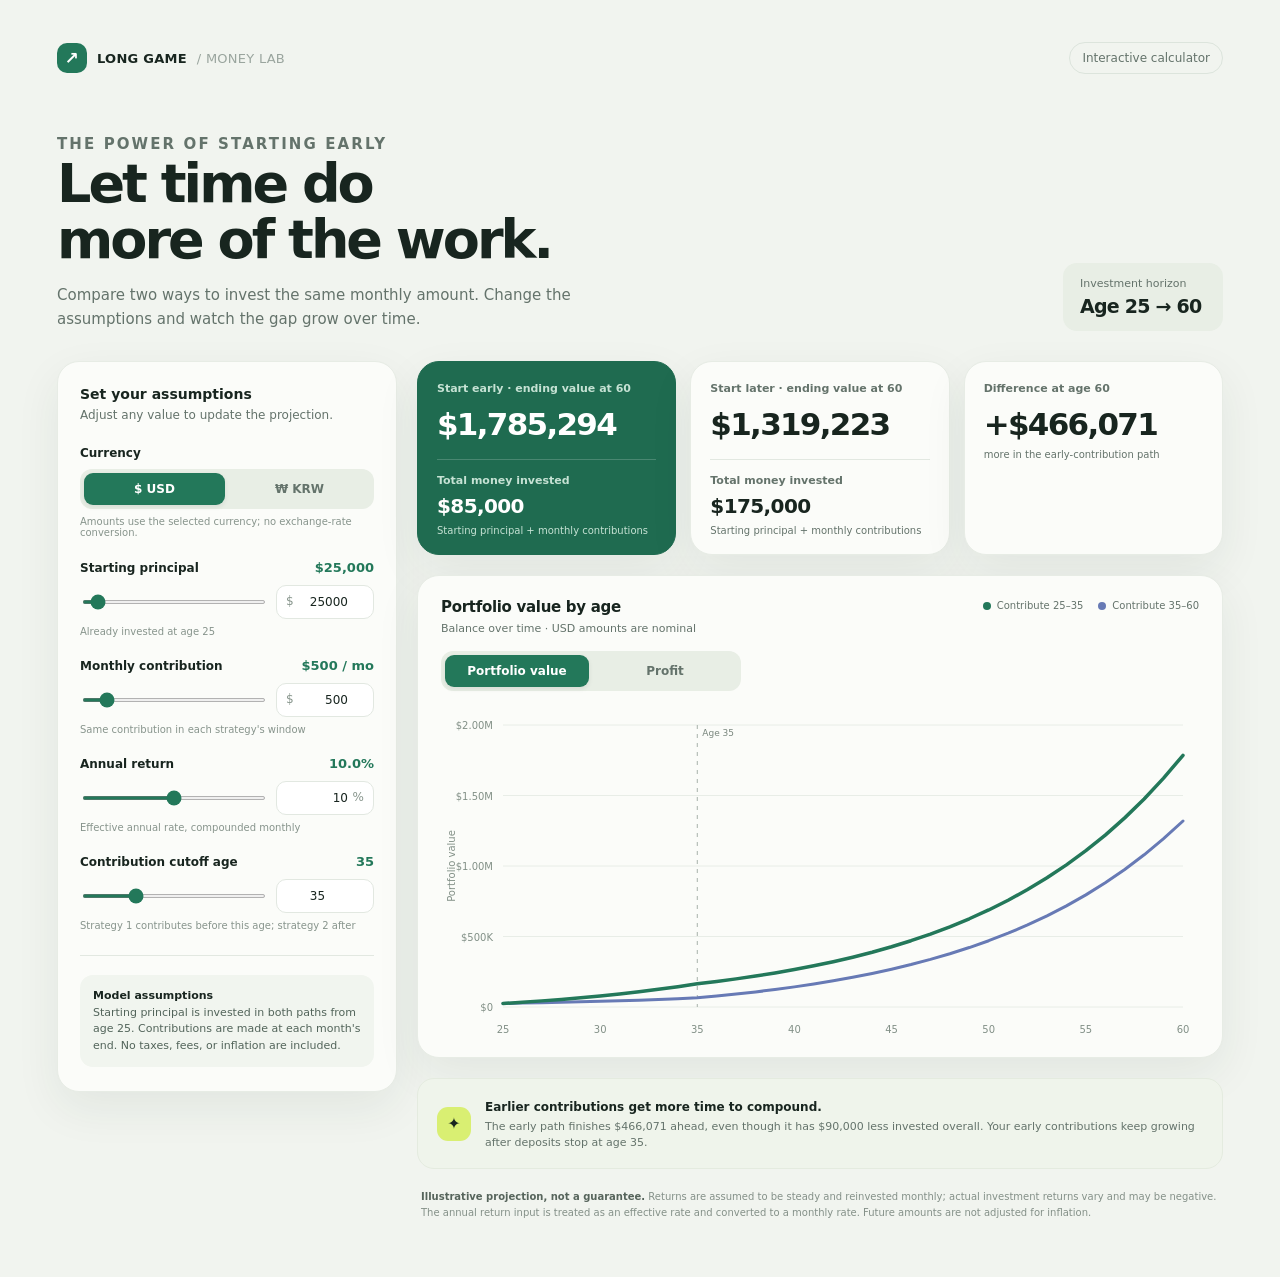
<file: money/index.html>
<!doctype html>
<html lang="en">
<head>
<meta charset="utf-8"><meta name="viewport" content="width=device-width,initial-scale=1">
<meta name="theme-color" content="#f5f7f2"><title>Compound Interest Explorer</title>
<style>
:root{--ink:#18251f;--muted:#64736b;--line:#e2e8e1;--paper:#fbfcf9;--green:#23785a;--green2:#50a37c;--blue:#677ab5;--blue2:#9ba9d5;--lime:#d9ef72;--shadow:0 16px 46px rgba(28,50,38,.07)}*{box-sizing:border-box}body{margin:0;background:#f1f4ef;color:var(--ink);font-family:Inter,ui-sans-serif,system-ui,-apple-system,BlinkMacSystemFont,"Segoe UI",sans-serif}button,input{font:inherit}.shell{max-width:1230px;margin:auto;padding:42px 32px 56px}.topline{display:flex;justify-content:space-between;align-items:center;margin-bottom:42px}.brand{display:flex;gap:10px;align-items:center;font-size:13px;font-weight:750;letter-spacing:.02em}.mark{height:30px;width:30px;background:var(--green);color:#fff;border-radius:10px;display:grid;place-items:center;font-size:17px}.tag{color:var(--muted);font-size:12px;border:1px solid #dce4dc;border-radius:20px;padding:8px 12px}.hero{display:flex;justify-content:space-between;gap:32px;align-items:end;margin-bottom:30px}.eyebrow{text-transform:uppercase;color:var(--green);font-size:11px;font-weight:800;letter-spacing:.14em;margin:0 0 12px}.hero h1{font-size:clamp(32px,4.4vw,54px);letter-spacing:-.055em;line-height:1.03;margin:0;max-width:680px}.hero p{color:var(--muted);font-size:15px;line-height:1.6;max-width:570px;margin:16px 0 0}.horizon{background:#e8eee5;padding:14px 17px;border-radius:14px;min-width:160px}.horizon small{display:block;color:var(--muted);font-size:11px;margin-bottom:5px}.horizon b{font-size:19px;letter-spacing:-.04em}.layout{display:grid;grid-template-columns:340px 1fr;gap:20px;align-items:start}.panel{background:var(--paper);border:1px solid #e7ece5;border-radius:22px;box-shadow:var(--shadow)}.controls{padding:24px 22px}.panel-title{font-size:14px;font-weight:750;margin:0}.panel-sub{font-size:12px;color:var(--muted);margin:6px 0 24px}.field{margin:0 0 21px}.field-head{display:flex;justify-content:space-between;align-items:center;margin-bottom:10px}.field label{font-size:12px;font-weight:700}.value{font-weight:750;font-size:13px;color:var(--green);font-variant-numeric:tabular-nums}.dual{display:grid;grid-template-columns:1fr 98px;gap:12px;align-items:center}.range{width:100%;accent-color:var(--green);height:4px;cursor:pointer}.num{width:100%;border:1px solid var(--line);border-radius:10px;background:#fff;padding:9px 10px;text-align:right;color:var(--ink);font-size:12px;outline:none}.num:focus{border-color:var(--green)}.unit{position:relative}.unit span{position:absolute;left:10px;top:9px;color:#86948b;font-size:12px;pointer-events:none}.unit input{padding-left:22px}.hint{font-size:10px;color:#87948c;margin-top:7px}.divider{height:1px;background:var(--line);margin:24px 0 19px}.assumptions{background:#f1f5ef;border-radius:13px;padding:13px;font-size:11px;line-height:1.5;color:#52645a}.assumptions b{color:var(--ink)}.results{display:grid;gap:20px}.metric-row{display:grid;grid-template-columns:1fr 1fr 1fr;gap:14px}.metric{padding:20px 19px 18px;min-height:124px}.metric .label{color:var(--muted);font-size:11px;font-weight:650}.metric .amount{font-size:clamp(22px,2.6vw,31px);font-weight:780;letter-spacing:-.055em;margin-top:11px;font-variant-numeric:tabular-nums}.metric .note{font-size:10px;color:var(--muted);margin-top:7px}.metric.primary{background:#1f6b50;color:#fff;border-color:#1f6b50}.metric.primary .label,.metric.primary .note{color:#c6e2d4}.chart-panel{padding:22px 23px 16px}.chart-head{display:flex;justify-content:space-between;align-items:start;gap:20px;margin-bottom:10px}.chart-head h2{font-size:15px;margin:0;letter-spacing:-.02em}.chart-head p{font-size:11px;color:var(--muted);margin:6px 0 0}.legend{display:flex;gap:15px;align-items:center;flex-wrap:wrap;font-size:10px;color:var(--muted);padding-top:2px}.leg{display:flex;align-items:center;gap:6px;white-space:nowrap}.dot{width:8px;height:8px;border-radius:50%;background:var(--green)}.dot.blue{background:var(--blue)}.chart-wrap{position:relative;width:100%;height:330px}.chart-wrap svg{display:block;width:100%;height:100%;overflow:visible}.tooltip{position:absolute;background:#18251f;color:#fff;padding:9px 11px;border-radius:9px;font-size:11px;pointer-events:none;opacity:0;transform:translate(-50%,-110%);white-space:nowrap;transition:opacity .12s;box-shadow:0 6px 18px #18251f30}.insight{background:#eff4eb;border:1px solid #e4ebdf;border-radius:17px;padding:17px 19px;display:flex;align-items:center;gap:14px}.insight-icon{height:34px;min-width:34px;border-radius:11px;background:var(--lime);display:grid;place-items:center;font-size:16px}.insight strong{font-size:12px}.insight p{margin:4px 0 0;color:var(--muted);font-size:11px;line-height:1.45}.foot{font-size:10px;color:#849088;line-height:1.6;margin:0 4px}.foot strong{color:#56645b}@media(max-width:900px){.layout{grid-template-columns:300px 1fr}.metric-row{grid-template-columns:1fr 1fr}.metric:last-child{grid-column:1/-1}.metric{min-height:110px}.chart-wrap{height:290px}}@media(max-width:700px){.shell{padding:24px 16px 36px}.topline{margin-bottom:30px}.hero{display:block;margin-bottom:23px}.horizon{display:inline-block;margin-top:18px}.layout{grid-template-columns:1fr}.controls{padding:21px}.metric-row{grid-template-columns:1fr 1fr;gap:10px}.metric:last-child{grid-column:auto}.metric{padding:16px;min-height:105px}.metric .amount{font-size:23px}.chart-panel{padding:19px 14px 12px}.chart-head{display:block}.legend{margin-top:14px}.chart-wrap{height:270px}}
.currency-field{margin-bottom:22px}.currency-label{display:block;font-size:12px;font-weight:700;margin-bottom:9px}.currency-toggle{display:flex;gap:4px;padding:4px;background:#e8eee5;border-radius:12px}.currency-toggle button{flex:1;border:0;border-radius:9px;padding:9px 12px;background:transparent;color:var(--muted);font-size:12px;font-weight:750;cursor:pointer}.currency-toggle button[aria-pressed="true"]{background:var(--green);color:#fff;box-shadow:0 2px 5px #18251f15}.currency-toggle button:focus-visible{outline:2px solid var(--green);outline-offset:3px}.metric{min-width:0}.metric .amount{overflow-wrap:anywhere}
.invested-total{margin-top:17px;padding-top:14px;border-top:1px solid var(--line)}.metric.primary .invested-total{border-color:#ffffff30}.invested-amount{font-size:20px;font-weight:750;letter-spacing:-.03em;margin-top:7px;font-variant-numeric:tabular-nums;overflow-wrap:anywhere}
.chart-toggle{max-width:300px;margin:16px 0 20px}
.krw-inputs{grid-column:1/-1;display:flex;gap:10px}.krw-inputs[hidden],.unit[hidden]{display:none}.krw-inputs label{display:flex;align-items:center;gap:6px;flex:1;min-width:0;white-space:nowrap}.krw-inputs .num{min-width:0;flex:1}.dual:has(.krw-inputs:not([hidden]))>.range{grid-column:1/-1}
html[lang="ko"] body{word-break:keep-all;overflow-wrap:break-word}html[lang="ko"] .eyebrow{letter-spacing:.04em}.topline{gap:14px;flex-wrap:wrap}
</style>
</head>
<body>
<div class="shell">
  <div class="topline"><div class="brand"><div class="mark">↗</div> <span data-en="LONG GAME" data-ko="장기 투자">LONG GAME</span> <span style="color:#9aa59e;font-weight:500"><span data-en="/ MONEY LAB" data-ko="/ 머니 연구소">/ MONEY LAB</span></span></div><div class="tag"><span data-en="Interactive calculator" data-ko="복리 계산기">Interactive calculator</span></div></div>
  <header class="hero"><div><p class="eyebrow"><span data-en="The power of starting early" data-ko="일찍 시작하는 투자의 힘">The power of starting early</span></p><h1><span data-en="Let time do" data-ko="시간이 만드는">Let time do</span><br><span data-en="more of the work." data-ko="더 큰 투자 성과">more of the work.</span></h1><p><span data-en="Compare two ways to invest the same monthly amount. Change the assumptions and watch the gap grow over time." data-ko="매달 같은 금액을 투자하는 두 가지 전략을 비교해 보세요. 조건을 바꾸며 시간이 지날수록 결과가 어떻게 달라지는지 확인할 수 있습니다.">Compare two ways to invest the same monthly amount. Change the assumptions and watch the gap grow over time.</span></p></div><div class="horizon"><small><span data-en="Investment horizon" data-ko="투자 기간">Investment horizon</span></small><b><span data-en="Age 25 → 60" data-ko="25세 → 60세">Age 25 → 60</span></b></div></header>
  <main class="layout">
    <aside class="panel controls"><h2 class="panel-title"><span data-en="Set your assumptions" data-ko="투자 조건 설정">Set your assumptions</span></h2><p class="panel-sub"><span data-en="Adjust any value to update the projection." data-ko="값을 변경하면 예상 결과가 바로 업데이트됩니다.">Adjust any value to update the projection.</span></p>
      <div class="currency-field"><span class="currency-label" id="currencyLabel"><span data-en="Currency" data-ko="통화">Currency</span></span><div class="currency-toggle" role="group" aria-labelledby="currencyLabel"><button type="button" data-currency="USD" aria-pressed="true"><span data-en="$ USD" data-ko="$ 미국 달러">$ USD</span></button><button type="button" data-currency="KRW" aria-pressed="false"><span data-en="₩ KRW" data-ko="₩ 대한민국 원">₩ KRW</span></button></div><div class="hint"><span data-en="Amounts use the selected currency; no exchange-rate conversion." data-ko="입력한 금액에 선택한 통화가 적용되며, 환율에 따른 환산은 하지 않습니다.">Amounts use the selected currency; no exchange-rate conversion.</span></div></div>
      <div class="field"><div class="field-head"><label id="principalLabel" for="principalNum"><span data-en="Starting principal" data-ko="초기 투자금">Starting principal</span></label><span class="value" id="principalDisplay">$25,000</span></div><div class="dual"><input class="range" id="principalRange" type="range" min="0" max="500000" step="5000" value="25000" aria-label="Starting principal" data-aria-en="Starting principal" data-aria-ko="초기 투자금"><div class="unit" id="principalStandard"><span class="currency-symbol">$</span><input class="num" id="principalNum" type="number" min="0" max="10000000" step="1000" value="25000" aria-label="Starting principal amount" data-aria-en="Starting principal amount" data-aria-ko="초기 투자금 (원)"></div><div class="krw-inputs" id="principalKrw" hidden><label><input class="num" id="principalEok" type="number" min="0" step="1" value="0" aria-label="Starting principal in 억 원" data-aria-en="Starting principal in 억 원" data-aria-ko="초기 투자금 (억 원 단위)">억</label><label><input class="num" id="principalMan" type="number" min="0" step="any" value="2.5" aria-label="Additional starting principal in 만 원" data-aria-en="Additional starting principal in 만 원" data-aria-ko="추가 초기 투자금 (만 원 단위)">만 원</label></div></div><div class="hint"><span data-en="Already invested at age 25" data-ko="25세에 이미 투자한 금액">Already invested at age 25</span></div></div>
      <div class="field"><div class="field-head"><label id="contributionLabel" for="contributionNum"><span data-en="Monthly contribution" data-ko="월 투자금">Monthly contribution</span></label><span class="value" id="contributionDisplay">$500 / mo</span></div><div class="dual"><input class="range" id="contributionRange" type="range" min="0" max="5000" step="50" value="500" aria-label="Monthly contribution" data-aria-en="Monthly contribution" data-aria-ko="월 투자금"><div class="unit" id="contributionStandard"><span class="currency-symbol">$</span><input class="num" id="contributionNum" type="number" min="0" max="1000000" step="50" value="500" aria-label="Monthly contribution" data-aria-en="Monthly contribution" data-aria-ko="월 투자금"></div><div class="krw-inputs" id="contributionKrw" hidden><label><input class="num" id="contributionMan" type="number" min="0" step="any" value="0.05" aria-label="Monthly contribution in 만 원" data-aria-en="Monthly contribution in 만 원" data-aria-ko="월 투자금 (만 원 단위)">만 원</label></div></div><div class="hint"><span data-en="Same contribution in each strategy&#x27;s window" data-ko="각 전략의 납입 기간에 매달 같은 금액을 투자합니다.">Same contribution in each strategy's window</span></div></div>
      <div class="field"><div class="field-head"><label for="returnNum"><span data-en="Annual return" data-ko="연 수익률">Annual return</span></label><span class="value" id="returnDisplay">10.0%</span></div><div class="dual"><input class="range" id="returnRange" type="range" min="0" max="20" step="0.25" value="10" aria-label="Annual return" data-aria-en="Annual return" data-aria-ko="연 수익률"><div class="unit"><input class="num" id="returnNum" type="number" min="0" max="100" step="0.1" value="10" aria-label="Annual return" data-aria-en="Annual return" data-aria-ko="연 수익률" style="padding-left:10px"><span style="left:auto;right:10px">%</span></div></div><div class="hint"><span data-en="Effective annual rate, compounded monthly" data-ko="실효 연 수익률을 월 수익률로 환산하여 복리 적용">Effective annual rate, compounded monthly</span></div></div>
      <div class="field" style="margin-bottom:0"><div class="field-head"><label for="cutoffNum"><span data-en="Contribution cutoff age" data-ko="납입 전환 나이">Contribution cutoff age</span></label><span class="value" id="cutoffDisplay">35</span></div><div class="dual"><input class="range" id="cutoffRange" type="range" min="26" max="59" step="1" value="35" aria-label="Contribution cutoff age" data-aria-en="Contribution cutoff age" data-aria-ko="납입 전환 나이"><div><input class="num" id="cutoffNum" type="number" min="26" max="59" step="1" value="35" aria-label="Contribution cutoff age" data-aria-en="Contribution cutoff age" data-aria-ko="납입 전환 나이" style="text-align:center"></div></div><div class="hint"><span data-en="Strategy 1 contributes before this age; strategy 2 after" data-ko="조기 투자 전략은 이 나이까지, 후기 투자 전략은 그 이후에 납입합니다.">Strategy 1 contributes before this age; strategy 2 after</span></div></div>
      <div class="divider"></div><div class="assumptions"><b><span data-en="Model assumptions" data-ko="계산 가정">Model assumptions</span></b><br><span data-en="Starting principal is invested in both paths from age 25. Contributions are made at each month&#x27;s end. No taxes, fees, or inflation are included." data-ko="두 전략 모두 25세부터 초기 투자금을 운용하며, 추가 투자금은 매월 말에 납입합니다. 세금, 수수료, 물가 상승은 반영하지 않습니다.">Starting principal is invested in both paths from age 25. Contributions are made at each month's end. No taxes, fees, or inflation are included.</span></div>
    </aside>
    <section class="results" aria-live="polite">
      <div class="metric-row"><article class="panel metric primary"><div class="label"><span data-en="Start early · ending value at 60" data-ko="조기 투자 · 60세 예상 자산">Start early · ending value at 60</span></div><div class="amount" id="earlyEnd">—</div><div class="invested-total"><div class="label"><span data-en="Total money invested" data-ko="총 투자 원금">Total money invested</span></div><div class="invested-amount" id="earlyPaid">—</div><div class="note"><span data-en="Starting principal + monthly contributions" data-ko="초기 투자금 + 매월 납입한 금액">Starting principal + monthly contributions</span></div></div></article><article class="panel metric"><div class="label"><span data-en="Start later · ending value at 60" data-ko="후기 투자 · 60세 예상 자산">Start later · ending value at 60</span></div><div class="amount" id="lateEnd">—</div><div class="invested-total"><div class="label"><span data-en="Total money invested" data-ko="총 투자 원금">Total money invested</span></div><div class="invested-amount" id="latePaid">—</div><div class="note"><span data-en="Starting principal + monthly contributions" data-ko="초기 투자금 + 매월 납입한 금액">Starting principal + monthly contributions</span></div></div></article><article class="panel metric"><div class="label"><span data-en="Difference at age 60" data-ko="60세 예상 자산 차이">Difference at age 60</span></div><div class="amount" id="difference">—</div><div class="note" id="differenceNote">from contributing earlier</div></article></div>
      <section class="panel chart-panel"><div class="chart-head"><div><h2 id="chartTitle">Portfolio value by age</h2><p><span id="chartDescription">Balance over time</span> · <span id="chartCurrency">USD</span><span data-en=" amounts are nominal" data-ko=" · 물가 상승 미반영"> amounts are nominal</span></p></div><div class="legend"><span class="leg"><i class="dot"></i><span id="earlyLegend">Contribute 25–35</span></span><span class="leg"><i class="dot blue"></i><span id="lateLegend">Contribute 35–60</span></span></div></div><div class="currency-toggle chart-toggle" role="group" aria-label="Graph display" data-aria-en="Graph display" data-aria-ko="그래프 표시 방식"><button type="button" data-chart-mode="value" aria-pressed="true"><span data-en="Portfolio value" data-ko="총 자산">Portfolio value</span></button><button type="button" data-chart-mode="profit" aria-pressed="false"><span data-en="Profit" data-ko="투자 수익">Profit</span></button></div><div class="chart-wrap"><div class="tooltip" id="tooltip"></div><svg id="chart" role="img" aria-label="Line chart comparing projected investments between ages 25 and 60"></svg></div></section>
      <div class="insight"><div class="insight-icon">✦</div><div><strong id="insightTitle">Time can be a powerful contribution.</strong><p id="insightText">Adjust the assumptions to see what changes.</p></div></div>
      <p class="foot"><strong><span data-en="Illustrative projection, not a guarantee." data-ko="예시를 위한 예상치이며, 수익을 보장하지 않습니다.">Illustrative projection, not a guarantee.</span></strong> <span data-en="Returns are assumed to be steady and reinvested monthly; actual investment returns vary and may be negative. The annual return input is treated as an effective rate and converted to a monthly rate. Future amounts are not adjusted for inflation." data-ko="수익률이 일정하고 수익을 매월 재투자한다고 가정합니다. 실제 투자 수익률은 변동하며 손실이 발생할 수 있습니다. 입력한 연 수익률은 실효 수익률로 간주하여 월 수익률로 환산합니다. 미래 금액에는 물가 상승을 반영하지 않습니다.">Returns are assumed to be steady and reinvested monthly; actual investment returns vary and may be negative. The annual return input is treated as an effective rate and converted to a monthly rate. Future amounts are not adjusted for inflation.</span></p>
    </section>
  </main>
</div>
<script>
(()=>{
 const el=id=>document.getElementById(id);
 let currency='USD', symbol='$', fmt=new Intl.NumberFormat('en-US',{style:'currency',currency,maximumFractionDigits:0});
 document.querySelectorAll('[data-currency]').forEach(button=>button.addEventListener('click',()=>{
   currency=button.dataset.currency;
   symbol=currency==='KRW'?'₩':'$';
   fmt=new Intl.NumberFormat(currency==='KRW'?'ko-KR':'en-US',{style:'currency',currency,maximumFractionDigits:0});
   document.querySelectorAll('[data-currency]').forEach(x=>x.setAttribute('aria-pressed',String(x.dataset.currency===currency)));
   document.querySelectorAll('.currency-symbol').forEach(x=>x.textContent=symbol);
   localize();
   el('tooltip').style.opacity='0';
   configureCurrencyInputs();
   update();
 }));
 function t(en,ko){return currency==='KRW'?ko:en}
 function ageText(age){return t('Age '+age,age+'세')}
 function localize(){
   document.documentElement.lang=t('en','ko');
   document.title=t('Compound Interest Explorer','복리 투자 계산기');
   document.querySelectorAll('[data-en]').forEach(node=>node.textContent=t(node.dataset.en,node.dataset.ko));
   document.querySelectorAll('[data-aria-en]').forEach(node=>node.setAttribute('aria-label',t(node.dataset.ariaEn,node.dataset.ariaKo)));
   el('chartCurrency').textContent=t('USD','원화');
 }
 let chartMode='value';
 document.querySelectorAll('[data-chart-mode]').forEach(button=>button.addEventListener('click',()=>{
   chartMode=button.dataset.chartMode;
   document.querySelectorAll('[data-chart-mode]').forEach(x=>x.setAttribute('aria-pressed',String(x.dataset.chartMode===chartMode)));
   update();
 }));
 const keys=['principal','contribution','return','cutoff'];
 const bounds={principal:[0,10000000],contribution:[0,1000000],return:[0,100],cutoff:[26,59]};
 const unitNumber=new Intl.NumberFormat('ko-KR',{maximumFractionDigits:0});
 function configureCurrencyInputs(){
   const krw=currency==='KRW';
   for(const k of ['principal','contribution']){
     el(k+'Standard').hidden=krw;
     el(k+'Krw').hidden=!krw;
     el(k+'Label').setAttribute('for',krw?(k==='principal'?'principalEok':'contributionMan'):k+'Num');
     bounds[k][1]=Math.max(value(k),krw?(k==='principal'?1e12:1e10):(k==='principal'?1e7:1e6));
     el(k+'Num').max=bounds[k][1];
     el(k+'Range').max=krw?(k==='principal'?1e9:1e6):(k==='principal'?500000:5000);
     el(k+'Range').step=krw?(k==='principal'?1e6:1e4):(k==='principal'?5000:50);
     el(k+'Range').value=value(k);
   }
 }
 function syncKrwInputs(){
   const p=value('principal');
   const amounts={principalEok:Math.floor(p/1e8),principalMan:Number(((p%1e8)/1e4).toFixed(8)),contributionMan:Number((value('contribution')/1e4).toFixed(8))};
   for(const [id,amount] of Object.entries(amounts))if(document.activeElement!==el(id))el(id).value=amount;
 }
 for(const id of ['principalEok','principalMan','contributionMan']){
   const input=el(id);
   input.addEventListener('input',()=>{
     const read=id=>Math.max(0,Number(el(id).value)||0);
     if(id==='contributionMan')set('contribution',read(id)*1e4,'num');
     else set('principal',Math.floor(read('principalEok'))*1e8+read('principalMan')*1e4,'num');
   });
   input.addEventListener('change',()=>{syncKrwInputs();input.value=id==='principalEok'?Math.floor(value('principal')/1e8):id==='principalMan'?Number(((value('principal')%1e8)/1e4).toFixed(8)):Number((value('contribution')/1e4).toFixed(8))});
 }
 function principalMoney(n){return money(n)}
 function contributionMoney(n){return currency==='KRW'?unitNumber.format(n/1e4)+'만 원':money(n)}
 function value(k){return Number(el(k+'Num').value)||0}
 function set(k,v,source){const [mn,mx]=bounds[k];v=Math.min(mx,Math.max(mn,Number(v)||0)); if(k==='cutoff')v=Math.round(v); el(k+'Num').value=v; if(source!=='num')el(k+'Range').value=Math.min(Number(el(k+'Range').max),Math.max(Number(el(k+'Range').min),v)); else el(k+'Range').value=Math.min(Number(el(k+'Range').max),Math.max(Number(el(k+'Range').min),v)); update()}
 keys.forEach(k=>{el(k+'Range').addEventListener('input',e=>set(k,e.target.value,'range'));el(k+'Num').addEventListener('input',e=>set(k,e.target.value,'num'));el(k+'Num').addEventListener('change',e=>set(k,e.target.value,'num'))});
 function simulate(p,c,r,cutoff,early){let bal=p,paid=p,monthlyRate=Math.pow(1+r/100,1/12)-1,rows=[{age:25,value:bal,paid}];for(let m=1;m<=420;m++){let age=25+m/12;let contributes=early?age<=cutoff+1e-9:age>cutoff+1e-9;bal*=1+monthlyRate;if(contributes){bal+=c;paid+=c;}if(m%12===0)rows.push({age:25+m/12,value:bal,paid})}return {rows,end:bal,paid}}
 function krwMoney(n){
   const rounded=Math.round(Math.abs(n)/1e4),eok=Math.floor(rounded/10000),man=rounded%10000;
   const amount=(eok?unitNumber.format(eok)+'억':'')+(man?(eok?' ':'')+unitNumber.format(man)+'만':'');
   return (n<0&&rounded?'−':'')+(amount||'0만')+' 원';
 }
 function money(n){return currency==='KRW'?krwMoney(n):fmt.format(n)} function compact(n){if(currency==='KRW')return krwMoney(n).replace(' 원','');if(n>=1e9)return symbol+(n/1e9).toFixed(2)+'B';if(n>=1e6)return symbol+(n/1e6).toFixed(2)+'M';if(n>=1e3)return symbol+(n/1e3).toFixed(0)+'K';return money(n)}
 function drawChart(a,b,cutoff){
 const isProfit=chartMode==='profit', chartLabel=isProfit?t('Profit','투자 수익'):t('Portfolio value','총 자산');
 el('chartTitle').textContent=t(chartLabel+' by age','나이별 '+chartLabel);
 el('chartDescription').textContent=isProfit?t('Portfolio value minus amount invested to date','총 자산에서 해당 시점까지의 투자 원금을 뺀 금액'):t('Balance over time','시간에 따른 자산 변화');
 el('chart').setAttribute('aria-label',t('Line chart comparing projected '+chartLabel.toLowerCase()+' between ages 25 and 60','25세부터 60세까지 두 전략의 예상 '+chartLabel+' 비교 그래프'));
 const series=data=>({...data,rows:data.rows.map(row=>({...row,value:isProfit?row.value-row.paid:row.value}))});
 a=series(a);b=series(b);
 el('tooltip').style.opacity='0';
 let svg=el('chart'),wrap=svg.parentElement,rect=wrap.getBoundingClientRect(),W=Math.max(320,rect.width),H=Math.max(220,rect.height),L=currency==='KRW'?104:62,R=16,T=14,B=34,w=W-L-R,h=H-T-B,max=Math.max(1,...a.rows.map(x=>x.value),...b.rows.map(x=>x.value));let top=Math.ceil(max/Math.pow(10,Math.floor(Math.log10(max)))/2)*Math.pow(10,Math.floor(Math.log10(max)))*2;if(top<max)top=max*1.12;let x=i=>L+i/35*w,y=v=>T+(1-v/top)*h;let ticks=[0,.25,.5,.75,1].map(q=>q*top);let grid=ticks.map(v=>`<line x1="${L}" x2="${W-R}" y1="${y(v)}" y2="${y(v)}" stroke="#e8ede7"/><text x="${L-10}" y="${y(v)+4}" text-anchor="end" fill="#829087" font-size="10">${compact(v)}</text>`).join('');let xticks=[25,30,35,40,45,50,55,60].map(age=>`<text x="${x(age-25)}" y="${H-8}" text-anchor="middle" fill="#829087" font-size="10">${age}</text>`).join('');let path=d=>d.rows.map((p,i)=>`${i?'L':'M'}${x(i)},${y(p.value)}`).join(' ');let cutoffX=x(cutoff-25);svg.setAttribute('viewBox',`0 0 ${W} ${H}`);svg.innerHTML=`${grid}<line x1="${cutoffX}" x2="${cutoffX}" y1="${T}" y2="${H-B}" stroke="#a7b2aa" stroke-dasharray="4 5"/><text x="${Math.min(W-R-4,cutoffX+5)}" y="${T+11}" fill="#78857c" font-size="9">${ageText(cutoff)}</text><path d="${path(b)}" fill="none" stroke="#677ab5" stroke-width="3" stroke-linecap="round" stroke-linejoin="round"/><path d="${path(a)}" fill="none" stroke="#23785a" stroke-width="3.5" stroke-linecap="round" stroke-linejoin="round"/>${xticks}<text transform="translate(14 ${T+h/2}) rotate(-90)" text-anchor="middle" fill="#829087" font-size="10">${chartLabel}</text>`;
 const tip=el('tooltip');svg.onmousemove=e=>{let p=svg.createSVGPoint();p.x=e.clientX;p.y=e.clientY;let q=p.matrixTransform(svg.getScreenCTM().inverse());let age=Math.max(25,Math.min(60,Math.round(25+(q.x-L)/w*35)));let i=age-25;tip.innerHTML=`<b>${ageText(age)} · ${chartLabel}</b><br><span style="color:#a9dfc2">●</span> ${t('Early','조기 투자')}: ${money(a.rows[i].value)}<br><span style="color:#bdc7f0">●</span> ${t('Later','후기 투자')}: ${money(b.rows[i].value)}`;tip.style.left=(x(i)/W*100)+'%';tip.style.top=(y(Math.max(a.rows[i].value,b.rows[i].value))/H*100)+'%';tip.style.opacity='1'};svg.onmouseleave=()=>tip.style.opacity='0';}
 function update(){let p=value('principal'),c=value('contribution'),r=value('return'),cutoff=value('cutoff');syncKrwInputs();el('principalDisplay').textContent=principalMoney(p);el('contributionDisplay').textContent=contributionMoney(c)+t(' / mo',' / 월');el('returnDisplay').textContent=r.toFixed(1)+'%';el('cutoffDisplay').textContent=t(String(cutoff),cutoff+'세');el('earlyLegend').textContent=t('Contribute 25–'+cutoff,'25~'+cutoff+'세 납입');el('lateLegend').textContent=t('Contribute '+cutoff+'–60',cutoff+'~60세 납입');let a=simulate(p,c,r,cutoff,true),b=simulate(p,c,r,cutoff,false),diff=a.end-b.end;el('earlyEnd').textContent=money(a.end);el('lateEnd').textContent=money(b.end);el('difference').textContent=(diff>=0?'+':'−')+money(Math.abs(diff));el('earlyPaid').textContent=money(a.paid);el('latePaid').textContent=money(b.paid);el('differenceNote').textContent=diff>=0?t('more in the early-contribution path','조기 투자 전략의 자산이 더 많습니다'):t('more in the later-contribution path','후기 투자 전략의 자산이 더 많습니다');let ratio=a.end/Math.max(b.end,1);el('insightTitle').textContent=diff>=0?t('Earlier contributions get more time to compound.','일찍 투자할수록 복리로 성장할 시간이 길어집니다.'):t('The later path ends higher with these inputs.','현재 조건에서는 후기 투자 전략의 최종 자산이 더 많습니다.');el('insightText').textContent=diff>=0?`The early path finishes ${money(diff)} ahead, even though it has ${money(Math.abs(a.paid-b.paid))} ${a.paid>=b.paid?'more':'less'} invested overall. Your early contributions keep growing after deposits stop at age ${cutoff}.`:`The later path finishes ${money(Math.abs(diff))} ahead under these assumptions. Compare the total contributed amounts and curve shapes to see why.`;if(currency==='KRW')el('insightText').textContent=diff>=0?`조기 투자 전략의 최종 자산은 ${money(diff)} 더 많습니다. 총 투자 원금은 후기 투자 전략보다 ${money(Math.abs(a.paid-b.paid))} ${a.paid>=b.paid?'더 많습니다':'더 적습니다'}. ${cutoff}세에 납입을 멈춘 뒤에도 투자금은 계속 복리로 성장합니다.`:`현재 조건에서는 후기 투자 전략의 최종 자산이 ${money(Math.abs(diff))} 더 많습니다. 총 투자 원금과 그래프를 비교해 차이가 생기는 이유를 확인해 보세요.`;drawChart(a,b,cutoff)}
 window.addEventListener('resize',update);localize();update();
})();
</script>
</body></html>
</file>
